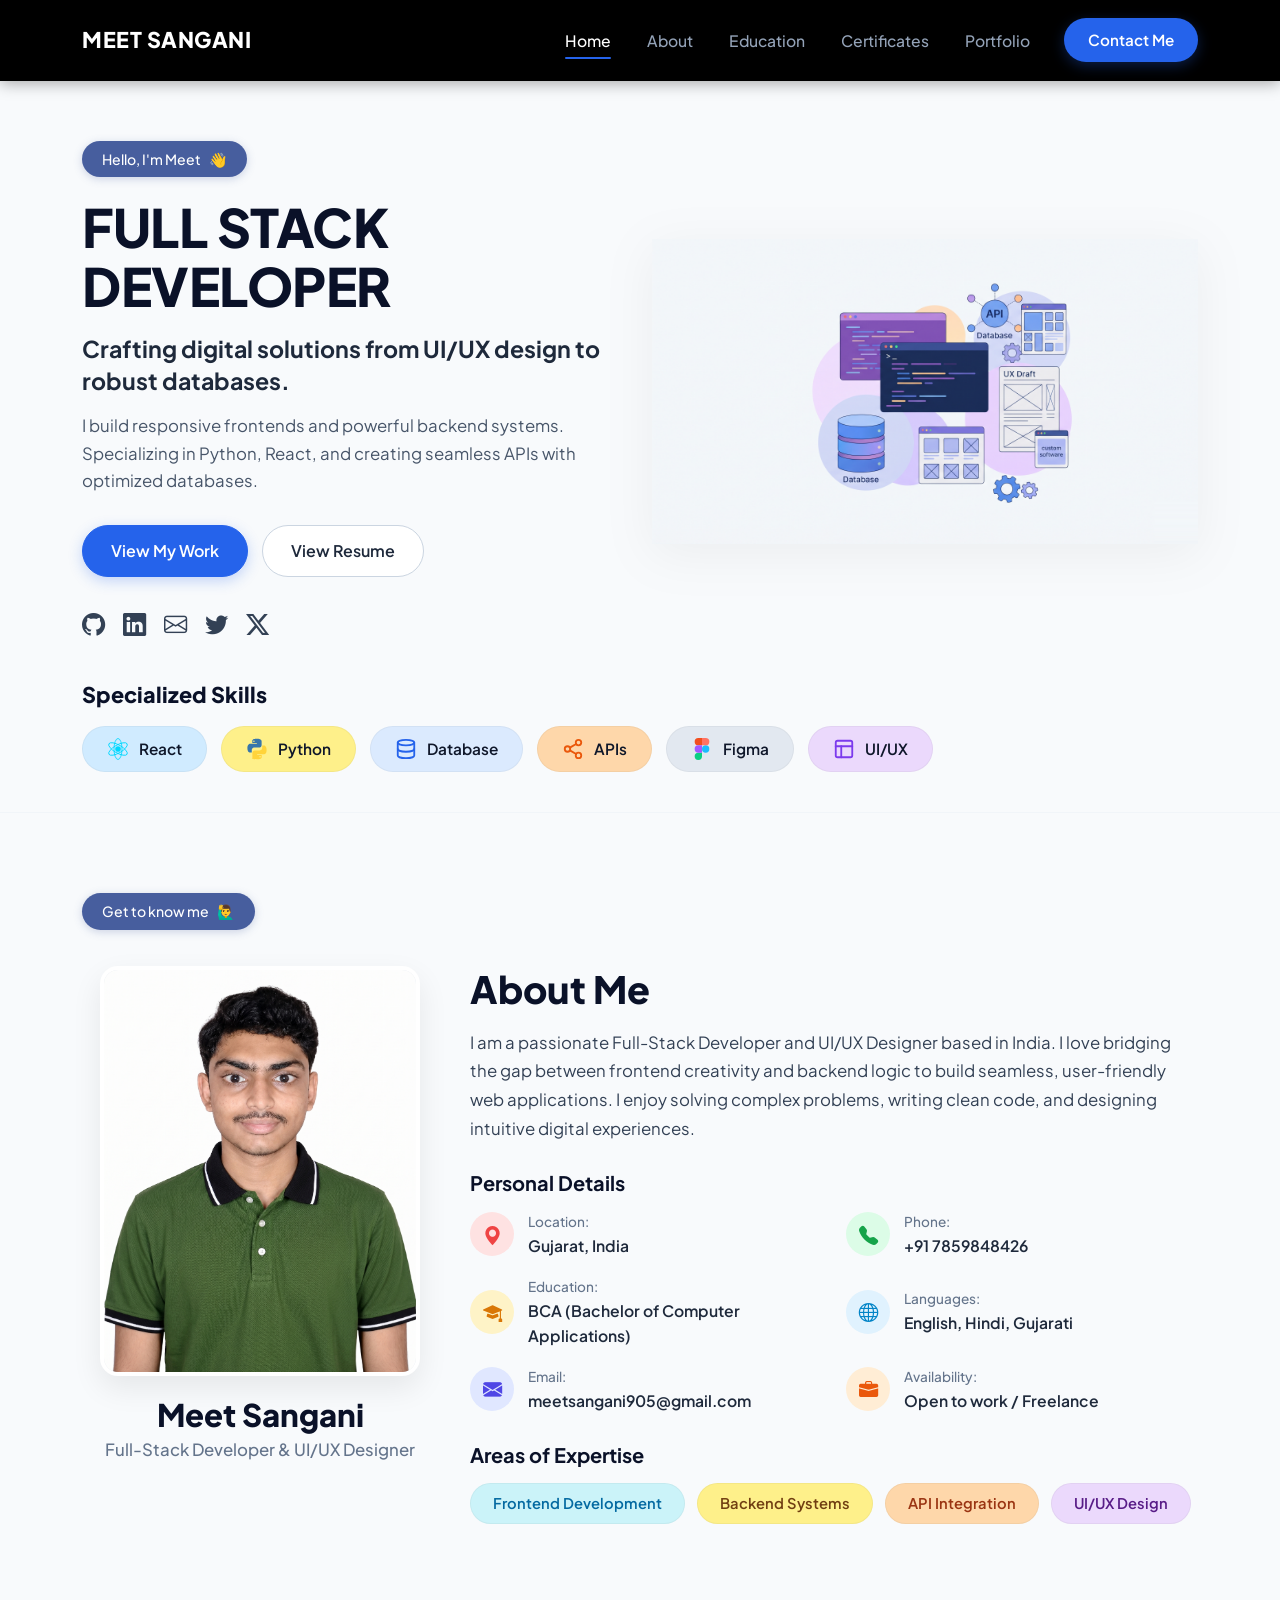
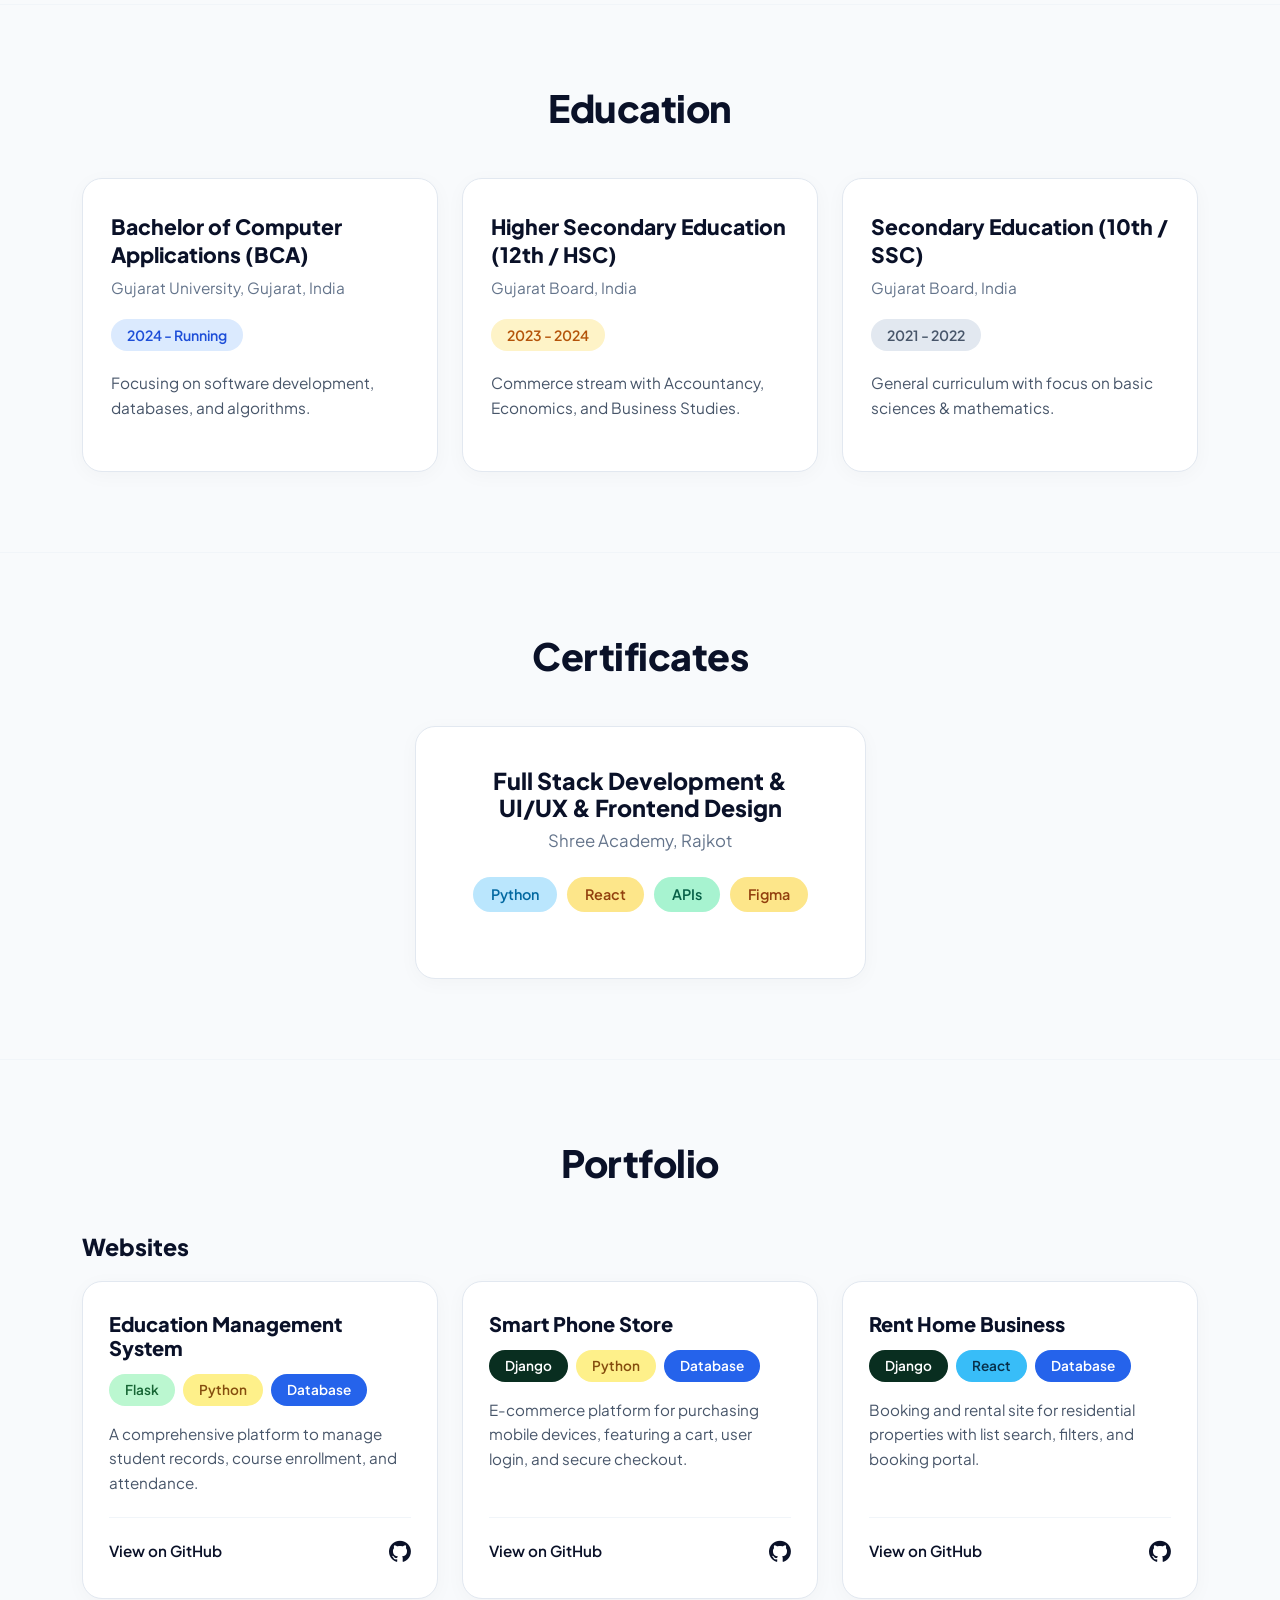
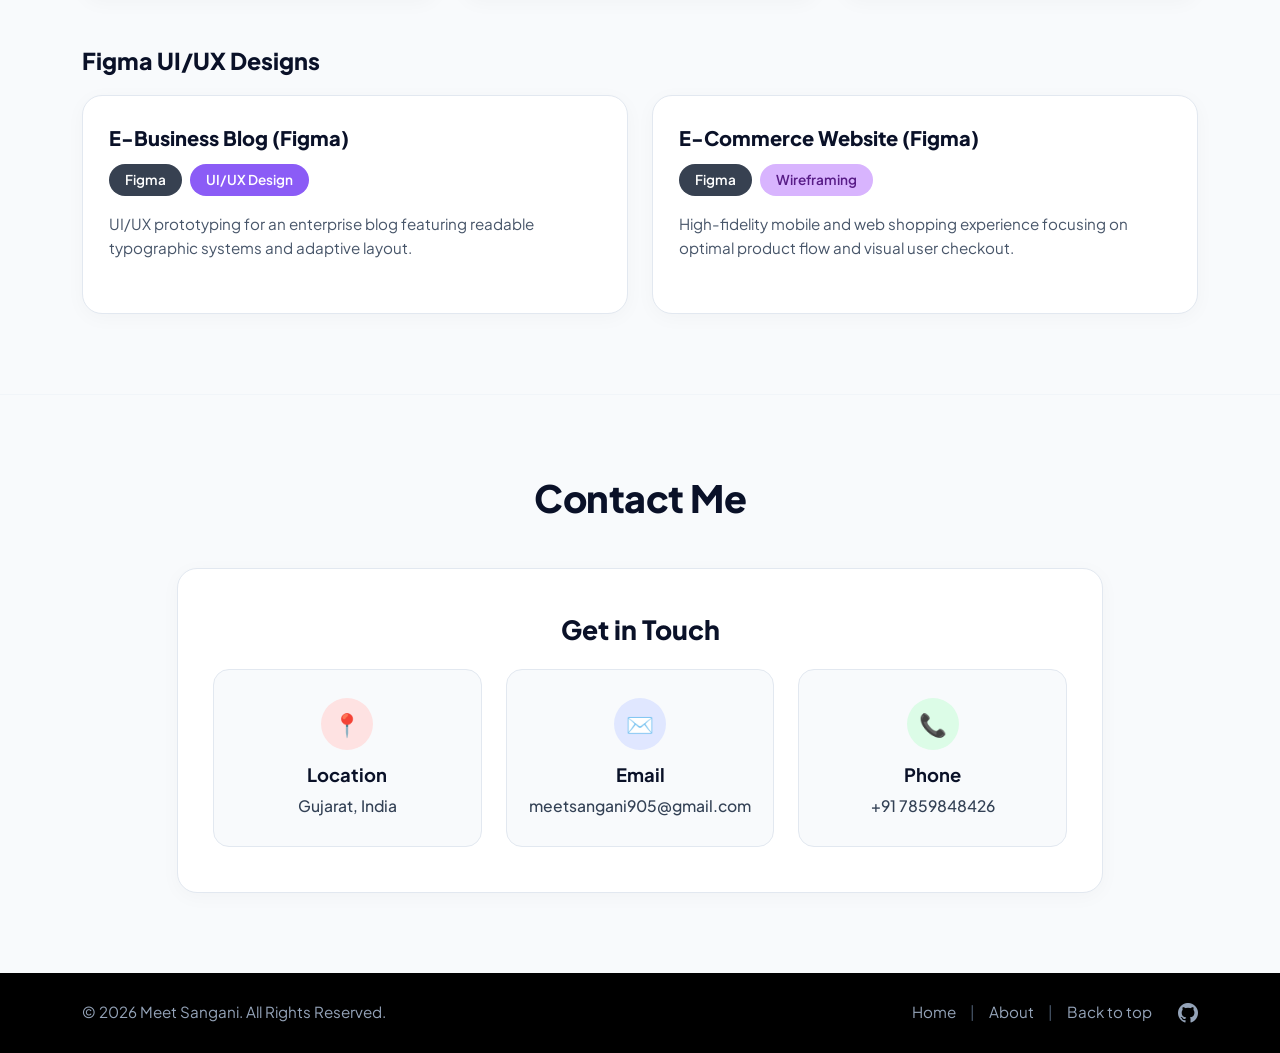
<file: portfolio/index.html>
<!DOCTYPE html>
<html lang="en">

<head>
  <meta charset="UTF-8">
  <meta name="viewport" content="width=device-width, initial-scale=1.0">
  <title>Meet Sangani | Full Stack Developer & UI/UX Designer</title>
  <meta name="description"
    content="Portfolio of Meet Sangani - Full Stack Developer and UI/UX Designer specializing in Python, React, seamless APIs, and modern digital experiences.">
  <meta name="author" content="Meet Sangani">

  <!-- Bootstrap 5.3.3 CSS -->
  <link href="https://cdn.jsdelivr.net/npm/bootstrap@5.3.3/dist/css/bootstrap.min.css" rel="stylesheet"
    integrity="sha384-QWTKZyjpPEjISv5WaRU9OFeRpok6YctnYmDr5pNlyT2bRjXh0JMhjY6hW+ALEwIH" crossorigin="anonymous">
  <!-- Bootstrap Icons -->
  <link rel="stylesheet" href="https://cdn.jsdelivr.net/npm/bootstrap-icons@1.11.3/font/bootstrap-icons.min.css">

  <!-- Custom CSS -->
  <link rel="stylesheet" href="css/style.css">
  <link rel="icon" type="image/png" href="logo.png">
</head>

<body data-bs-spy="scroll" data-bs-target="#mainNavbar" data-bs-offset="100" tabindex="0">

  <!-- ==========================================
       NAVIGATION BAR
       ========================================== -->
  <nav id="mainNavbar" class="navbar navbar-expand-lg custom-navbar">
    <div class="container">
      <a class="navbar-brand" href="#home">MEET SANGANI</a>

      <button class="navbar-toggler" type="button" data-bs-toggle="collapse" data-bs-target="#navbarContent"
        aria-controls="navbarContent" aria-expanded="false" aria-label="Toggle navigation">
        <span class="navbar-toggler-icon"></span>
      </button>

      <div class="collapse navbar-collapse" id="navbarContent">
        <ul class="navbar-nav ms-auto mb-2 mb-lg-0 align-items-lg-center">
          <li class="nav-item">
            <a class="nav-link active" href="#home">Home</a>
          </li>
          <li class="nav-item">
            <a class="nav-link" href="#about">About</a>
          </li>
          <li class="nav-item">
            <a class="nav-link" href="#education">Education</a>
          </li>
          <li class="nav-item">
            <a class="nav-link" href="#certificates">Certificates</a>
          </li>
          <li class="nav-item">
            <a class="nav-link" href="#portfolio">Portfolio</a>
          </li>
          <li class="nav-item ms-lg-3">
            <a class="btn-contact-nav" href="#contact">Contact Me</a>
          </li>
        </ul>
      </div>
    </div>
  </nav>

  <!-- ==========================================
       1. HOME / HERO SECTION
       ========================================== -->
  <section id="home" class="hero-section section-padding">
    <div class="container">
      <div class="row align-items-center">
        <!-- Hero Left Info -->
        <div class="col-lg-6 col-12">
          <div class="pill-intro-tag">
            Hello, I'm Meet <span role="img" aria-label="waving hand">👋</span>
          </div>

          <h1 class="hero-main-title">FULL STACK DEVELOPER</h1>

          <h2 class="hero-subtitle">Crafting digital solutions from UI/UX design to robust databases.</h2>

          <p class="hero-description">
            I build responsive frontends and powerful backend systems. Specializing in Python, React, and creating
            seamless APIs with optimized databases.
          </p>

          <div class="hero-buttons">
            <a href="#portfolio" class="btn-primary-pill">View My Work</a>
            <a href="resume.html" target="_blank" rel="noopener noreferrer" class="btn-outline-pill"
              id="viewResumeBtn">View Resume</a>
          </div>

          <!-- Social Links -->
          <div class="hero-social-links">
            <a href="https://github.com" target="_blank" rel="noopener noreferrer" class="social-link" title="GitHub"
              aria-label="GitHub">
              <i class="bi bi-github"></i>
            </a>
            <a href="https://linkedin.com" target="_blank" rel="noopener noreferrer" class="social-link"
              title="LinkedIn" aria-label="LinkedIn">
              <i class="bi bi-linkedin"></i>
            </a>
            <a href="mailto:contact@meetsangani.com" class="social-link" title="Email" aria-label="Email">
              <i class="bi bi-envelope"></i>
            </a>
            <a href="https://twitter.com" target="_blank" rel="noopener noreferrer" class="social-link" title="Twitter"
              aria-label="Twitter">
              <i class="bi bi-twitter"></i>
            </a>
            <a href="https://x.com" target="_blank" rel="noopener noreferrer" class="social-link" title="X"
              aria-label="X">
              <i class="bi bi-twitter-x"></i>
            </a>
          </div>
        </div>

        <!-- Hero Right Illustration Image -->
        <div class="col-lg-6 col-12 mt-4 mt-lg-0">
          <div class="hero-img-wrapper">
            <img src="homeimg.png" alt="Full Stack Developer Graphic & Workflow" class="hero-img img-fluid">
          </div>
        </div>
      </div>

      <!-- Specialized Skills Bar -->
      <div class="specialized-skills-section">
        <h3 class="skills-heading">Specialized Skills</h3>
        <div class="skills-pill-group">
          <!-- React Pill -->
          <div class="skill-pill skill-react">
            <svg class="skill-icon-svg" viewBox="0 0 115.3 100" fill="#00d8ff">
              <ellipse cx="57.65" cy="50" rx="14.8" ry="14.8" fill="#00d8ff" />
              <ellipse cx="57.65" cy="50" rx="55" ry="21" fill="none" stroke="#00d8ff" stroke-width="4.5"
                transform="rotate(30 57.65 50)" />
              <ellipse cx="57.65" cy="50" rx="55" ry="21" fill="none" stroke="#00d8ff" stroke-width="4.5"
                transform="rotate(90 57.65 50)" />
              <ellipse cx="57.65" cy="50" rx="55" ry="21" fill="none" stroke="#00d8ff" stroke-width="4.5"
                transform="rotate(150 57.65 50)" />
            </svg>
            <span>React</span>
          </div>

          <!-- Python Pill -->
          <div class="skill-pill skill-python">
            <svg class="skill-icon-svg" viewBox="0 0 110 110">
              <path fill="#3776ab"
                d="M53.8,4.2c-23.7,0-22.3,10.3-22.3,10.3l.0,10.7h22.7v3.2H22.7S6.9,26.5,6.9,50.1c0,23.7,13.8,22.8,13.8,22.8h8.2v-11.6s-.5-13.8,13.6-13.8h22.5s13.1-.2,13.1-12.7V17S79.6,4.2,53.8,4.2ZM39.6,12.8a3.8,3.8,0,1,1-3.8,3.8A3.8,3.8,0,0,1,39.6,12.8Z" />
              <path fill="#ffd43b"
                d="M56.2,105.8c23.7,0,22.3-10.3,22.3-10.3l0-10.7H55.8v-3.2h31.5s15.8,1.9,15.8-21.7c0-23.7-13.8-22.8-13.8-22.8h-8.2v11.6s.5,13.8-13.6,13.8H45s-13.1.2-13.1,12.7v27.9S30.4,105.8,56.2,105.8Zm14.2-8.6a3.8,3.8,0,1,1,3.8-3.8A3.8,3.8,0,0,1,70.4,97.2Z" />
            </svg>
            <span>Python</span>
          </div>

          <!-- Database Pill -->
          <div class="skill-pill skill-database">
            <svg class="skill-icon-svg" viewBox="0 0 24 24" fill="none" stroke="#2563eb" stroke-width="2"
              stroke-linecap="round" stroke-linejoin="round">
              <ellipse cx="12" cy="5" rx="9" ry="3"></ellipse>
              <path d="M21 12c0 1.66-4 3-9 3s-9-1.34-9-3"></path>
              <path d="M3 5v14c0 1.66 4 3 9 3s9-1.34 9-3V5"></path>
            </svg>
            <span>Database</span>
          </div>

          <!-- APIs Pill -->
          <div class="skill-pill skill-apis">
            <svg class="skill-icon-svg" viewBox="0 0 24 24" fill="none" stroke="#ea580c" stroke-width="2"
              stroke-linecap="round" stroke-linejoin="round">
              <circle cx="18" cy="5" r="3"></circle>
              <circle cx="6" cy="12" r="3"></circle>
              <circle cx="18" cy="19" r="3"></circle>
              <line x1="8.59" y1="13.51" x2="15.42" y2="17.49"></line>
              <line x1="15.41" y1="6.51" x2="8.59" y2="10.49"></line>
            </svg>
            <span>APIs</span>
          </div>

          <!-- Figma Pill -->
          <div class="skill-pill skill-figma">
            <svg class="skill-icon-svg" viewBox="0 0 38 57">
              <path fill="#1abcfe" d="M19 28.5a9.5 9.5 0 1 1 19 0 9.5 9.5 0 0 1-19 0z" />
              <path fill="#0acf83" d="M0 47.5A9.5 9.5 0 0 1 9.5 38H19v9.5a9.5 9.5 0 1 1-19 0z" />
              <path fill="#ff7262" d="M19 0v19h9.5a9.5 9.5 0 1 0 0-19H19z" />
              <path fill="#f24e1e" d="M0 9.5A9.5 9.5 0 0 0 9.5 19H19V0H9.5A9.5 9.5 0 0 0 0 9.5z" />
              <path fill="#a259ff" d="M0 28.5A9.5 9.5 0 0 0 9.5 38H19V19H9.5A9.5 9.5 0 0 0 0 28.5z" />
            </svg>
            <span>Figma</span>
          </div>

          <!-- UI/UX Pill -->
          <div class="skill-pill skill-uiux">
            <svg class="skill-icon-svg" viewBox="0 0 24 24" fill="none" stroke="#7c3aed" stroke-width="2"
              stroke-linecap="round" stroke-linejoin="round">
              <rect x="3" y="3" width="18" height="18" rx="2" ry="2"></rect>
              <line x1="3" y1="9" x2="21" y2="9"></line>
              <line x1="9" y1="21" x2="9" y2="9"></line>
            </svg>
            <span>UI/UX</span>
          </div>


        </div>
      </div>
    </div>
  </section>

  <!-- ==========================================
       2. ABOUT ME SECTION
       ========================================== -->
  <section id="about" class="about-section section-padding">
    <div class="container">
      <div class="pill-intro-tag">
        Get to know me <span role="img" aria-label="raising hand">🙋‍♂️</span>
      </div>

      <div class="row align-items-start mt-3">
        <!-- Profile Column -->
        <div class="col-lg-4 col-12 profile-card-col">
          <div class="profile-img-container">
            <img src="profile.png" alt="Meet Sangani Profile Photo" class="profile-img">
          </div>
          <h2 class="profile-name">Meet Sangani</h2>
          <p class="profile-role">Full-Stack Developer & UI/UX Designer</p>
        </div>

        <!-- About Content Column -->
        <div class="col-lg-8 col-12 about-content-col">
          <h2 class="about-main-title">About Me</h2>

          <p class="about-bio-text">
            I am a passionate Full-Stack Developer and UI/UX Designer based in India. I love bridging the gap between
            frontend creativity and backend logic to build seamless, user-friendly web applications. I enjoy solving
            complex problems, writing clean code, and designing intuitive digital experiences.
          </p>

          <h3 class="about-subheading">Personal Details</h3>

          <div class="details-grid">
            <!-- Location -->
            <div class="detail-item">
              <div class="detail-icon-box icon-box-location">
                <i class="bi bi-geo-alt-fill"></i>
              </div>
              <div class="detail-texts">
                <span class="detail-label">Location:</span>
                <span class="detail-value">Gujarat, India</span>
              </div>
            </div>

            <!-- Phone -->
            <div class="detail-item">
              <div class="detail-icon-box icon-box-phone">
                <i class="bi bi-telephone-fill"></i>
              </div>
              <div class="detail-texts">
                <span class="detail-label">Phone:</span>
                <span class="detail-value">+91 7859848426</span>
              </div>
            </div>

            <!-- Education -->
            <div class="detail-item">
              <div class="detail-icon-box icon-box-education">
                <i class="bi bi-mortarboard-fill"></i>
              </div>
              <div class="detail-texts">
                <span class="detail-label">Education:</span>
                <span class="detail-value">BCA (Bachelor of Computer Applications)</span>
              </div>
            </div>

            <!-- Languages -->
            <div class="detail-item">
              <div class="detail-icon-box icon-box-languages">
                <i class="bi bi-globe"></i>
              </div>
              <div class="detail-texts">
                <span class="detail-label">Languages:</span>
                <span class="detail-value">English, Hindi, Gujarati</span>
              </div>
            </div>

            <!-- Email -->
            <div class="detail-item">
              <div class="detail-icon-box icon-box-email">
                <i class="bi bi-envelope-fill"></i>
              </div>
              <div class="detail-texts">
                <span class="detail-label">Email:</span>
                <span class="detail-value">meetsangani905@gmail.com</span>
              </div>
            </div>

            <!-- Availability -->
            <div class="detail-item">
              <div class="detail-icon-box icon-box-availability">
                <i class="bi bi-briefcase-fill"></i>
              </div>
              <div class="detail-texts">
                <span class="detail-label">Availability:</span>
                <span class="detail-value">Open to work / Freelance</span>
              </div>
            </div>
          </div>

          <h3 class="about-subheading">Areas of Expertise</h3>

          <div class="expertise-pill-group">
            <span class="expertise-pill exp-frontend">Frontend Development</span>
            <span class="expertise-pill exp-backend">Backend Systems</span>
            <span class="expertise-pill exp-api">API Integration</span>
            <span class="expertise-pill exp-uiux">UI/UX Design</span>
          </div>
        </div>
      </div>
    </div>
  </section>

  <!-- ==========================================
       3. EDUCATION SECTION
       ========================================== -->
  <section id="education" class="education-section section-padding">
    <div class="container">
      <h2 class="section-title">Education</h2>

      <div class="row g-4">
        <!-- Education Card 1 -->
        <div class="col-lg-4 col-md-6 col-12">
          <div class="edu-card">
            <h3 class="edu-title">Bachelor of Computer Applications (BCA)</h3>
            <p class="edu-institution">Gujarat University, Gujarat, India</p>
            <span class="edu-year-badge year-bca">2024 - Running</span>
            <p class="edu-description">
              Focusing on software development, databases, and algorithms.
            </p>
          </div>
        </div>

        <!-- Education Card 2 -->
        <div class="col-lg-4 col-md-6 col-12">
          <div class="edu-card">
            <h3 class="edu-title">Higher Secondary Education (12th / HSC)</h3>
            <p class="edu-institution">Gujarat Board, India</p>
            <span class="edu-year-badge year-hsc">2023 - 2024</span>
            <p class="edu-description">
              Commerce stream with Accountancy, Economics, and Business Studies.
            </p>
          </div>
        </div>

        <!-- Education Card 3 -->
        <div class="col-lg-4 col-md-6 col-12">
          <div class="edu-card">
            <h3 class="edu-title">Secondary Education (10th / SSC)</h3>
            <p class="edu-institution">Gujarat Board, India</p>
            <span class="edu-year-badge year-ssc">2021 - 2022</span>
            <p class="edu-description">
              General curriculum with focus on basic sciences & mathematics.
            </p>
          </div>
        </div>
      </div>
    </div>
  </section>

  <!-- ==========================================
       4. CERTIFICATES SECTION
       ========================================== -->
  <section id="certificates" class="certificates-section section-padding">
    <div class="container">
      <h2 class="section-title">Certificates</h2>

      <div class="row g-4 justify-content-center">
        <!-- Certificate Card 1 -->
        <div class="col-lg-5 col-md-6 col-12">
          <div class="cert-card">
            <h3 class="cert-title">Full Stack Development & <br>UI/UX & Frontend Design</h3>
            <p class="cert-issuer">Shree Academy, Rajkot</p>
            <div class="cert-tags-row">
              <span class="cert-tag cert-python">Python</span>
              <span class="cert-tag cert-react">React</span>
              <span class="cert-tag cert-apis">APIs</span>
              <span class="cert-tag cert-react">Figma</span>

            </div>
          </div>
        </div>
      </div>
    </div>
    </div>
  </section>

  <!-- ==========================================
       5. PORTFOLIO SECTION
       ========================================== -->
  <section id="portfolio" class="portfolio-section section-padding">
    <div class="container">
      <h2 class="section-title">Portfolio</h2>

      <!-- Websites Category -->
      <h3 class="portfolio-category-title">Websites</h3>
      <div class="row g-4">
        <!-- Website Project 1 -->
        <div class="col-lg-4 col-md-6 col-12">
          <div class="portfolio-card">
            <h4 class="portfolio-card-title">Education Management System</h4>
            <div class="portfolio-tags-row">
              <span class="port-tag tag-flask">Flask</span>
              <span class="port-tag tag-python">Python</span>
              <span class="port-tag tag-database">Database</span>
            </div>
            <p class="portfolio-description">
              A comprehensive platform to manage student records, course enrollment, and attendance.
            </p>
            <div class="portfolio-card-footer">
              <a href="https://github.com/sanganimeet005" target="_blank" rel="noopener noreferrer" class="portfolio-github-link">
                <span>View on GitHub</span>
                <i class="bi bi-github gh-icon"></i>
              </a>
            </div>
          </div>
        </div>

        <!-- Website Project 2 -->
        <div class="col-lg-4 col-md-6 col-12">
          <div class="portfolio-card">
            <h4 class="portfolio-card-title">Smart Phone Store</h4>
            <div class="portfolio-tags-row">
              <span class="port-tag tag-django">Django</span>
              <span class="port-tag tag-python">Python</span>
              <span class="port-tag tag-database">Database</span>
            </div>
            <p class="portfolio-description">
              E-commerce platform for purchasing mobile devices, featuring a cart, user login, and secure checkout.
            </p>
            <div class="portfolio-card-footer">
              <a href="https://github.com/sanganimeet005" target="_blank" rel="noopener noreferrer" class="portfolio-github-link">
                <span>View on GitHub</span>
                <i class="bi bi-github gh-icon"></i>
              </a>
            </div>
          </div>
        </div>

        <!-- Website Project 3 -->
        <div class="col-lg-4 col-md-6 col-12">
          <div class="portfolio-card">
            <h4 class="portfolio-card-title">Rent Home Business</h4>
            <div class="portfolio-tags-row">
              <span class="port-tag tag-django">Django</span>
              <span class="port-tag tag-react">React</span>
              <span class="port-tag tag-database">Database</span>
            </div>
            <p class="portfolio-description">
              Booking and rental site for residential properties with list search, filters, and booking portal.
            </p>
            <div class="portfolio-card-footer">
              <a href="https://github.com/sanganimeet005" target="_blank" rel="noopener noreferrer" class="portfolio-github-link">
                <span>View on GitHub</span>
                <i class="bi bi-github gh-icon"></i>
              </a>
            </div>
          </div>
        </div>
      </div>

      <!-- Figma UI/UX Category -->
      <h3 class="portfolio-category-title mt-5">Figma UI/UX Designs</h3>
      <div class="row g-4">
        <!-- Figma Project 1 -->
        <div class="col-lg-6 col-12">
          <div class="portfolio-card">
            <h4 class="portfolio-card-title">E-Business Blog (Figma)</h4>
            <div class="portfolio-tags-row">
              <span class="port-tag tag-figma-dark">Figma</span>
              <span class="port-tag tag-uiux-purple">UI/UX Design</span>
            </div>
            <p class="portfolio-description">
              UI/UX prototyping for an enterprise blog featuring readable typographic systems and adaptive layout.
            </p>
          </div>
        </div>

        <!-- Figma Project 2 -->
        <div class="col-lg-6 col-12">
          <div class="portfolio-card">
            <h4 class="portfolio-card-title">E-Commerce Website (Figma)</h4>
            <div class="portfolio-tags-row">
              <span class="port-tag tag-figma-dark">Figma</span>
              <span class="port-tag tag-wireframing">Wireframing</span>
            </div>
            <p class="portfolio-description">
              High-fidelity mobile and web shopping experience focusing on optimal product flow and visual user
              checkout.
            </p>
          </div>
        </div>
      </div>
    </div>
  </section>

  <!-- ==========================================
       6. CONTACT SECTION
       ========================================== -->
  <section id="contact" class="contact-section section-padding">
    <div class="container">
      <h2 class="section-title">Contact Me</h2>

      <div class="row justify-content-center">
        <div class="col-lg-10 col-12">
          <div class="contact-card-centered">
            <h3 class="contact-heading text-center mb-4">Get in Touch</h3>
            <div class="row g-4 text-center justify-content-center">
              <!-- Location -->
              <div class="col-md-4 col-sm-6 col-12">
                <div class="contact-box">
                  <div class="contact-icon-wrapper icon-box-location">📍</div>
                  <h5 class="contact-box-title">Location</h5>
                  <p class="contact-box-text">Gujarat, India</p>
                </div>
              </div>

              <!-- Email -->
              <div class="col-md-4 col-sm-6 col-12">
                <a href="mailto:meetsangani905@gmail.com" class="contact-box-link">
                  <div class="contact-box">
                    <div class="contact-icon-wrapper icon-box-email">✉️</div>
                    <h5 class="contact-box-title">Email</h5>
                    <p class="contact-box-text">meetsangani905@gmail.com</p>
                  </div>
                </a>
              </div>

              <!-- Phone -->
              <div class="col-md-4 col-sm-6 col-12">
                <a href="tel:+919876543210" class="contact-box-link">
                  <div class="contact-box">
                    <div class="contact-icon-wrapper icon-box-phone">📞</div>
                    <h5 class="contact-box-title">Phone</h5>
                    <p class="contact-box-text">+91 7859848426</p>
                  </div>
                </a>
              </div>
            </div>
          </div>
        </div>
      </div>
    </div>
  </section>

  <!-- ==========================================
       FOOTER
       ========================================== -->
  <footer class="custom-footer">
    <div class="container">
      <div class="d-flex flex-wrap justify-content-between align-items-center">
        <p class="footer-copy">© 2026 Meet Sangani. All Rights Reserved.</p>

        <div class="d-flex align-items-center gap-3">
          <ul class="footer-nav">
            <li><a href="#home">Home</a></li>
            <li class="footer-nav-separator">|</li>
            <li><a href="#about">About</a></li>
            <li class="footer-nav-separator">|</li>
            <li><a href="#home">Back to top</a></li>
          </ul>

          <a href="https://github.com" target="_blank" rel="noopener noreferrer" class="footer-gh-link" title="GitHub"
            aria-label="GitHub">
            <i class="bi bi-github"></i>
          </a>
        </div>
      </div>
    </div>
  </footer>

  <!-- ==========================================
       CERTIFICATE PREVIEW MODAL
       ========================================== -->
  <div class="modal fade cert-modal" id="certificateModal" tabindex="-1" aria-labelledby="certModalTitle"
    aria-hidden="true">
    <div class="modal-dialog modal-dialog-centered">
      <div class="modal-content">
        <div class="modal-header">
          <h5 class="modal-title fw-bold" id="certModalTitle">Certificate Details</h5>
          <button type="button" class="btn-close" data-bs-dismiss="modal" aria-label="Close"></button>
        </div>
        <div class="modal-body text-center">
          <div class="mb-3 text-primary display-4">
            <i class="bi bi-patch-check-fill"></i>
          </div>
          <h4 class="fw-bold mb-1" id="certModalIssuer">Coursera Certified</h4>
          <p class="text-muted mb-3">Issued to Meet Sangani with High Distinction</p>
          <div class="p-3 bg-light rounded-3 mb-3">
            <strong class="d-block mb-1 text-dark">Verified Competencies:</strong>
            <span id="certModalSkills" class="text-muted small">Specialized Skills</span>
          </div>
          <p class="small text-muted mb-0">Credential ID: CRT-MS-2024-9842 &bull; Fully Verified</p>
        </div>
        <div class="modal-footer border-0 justify-content-center pb-4">
          <button type="button" class="btn btn-primary-pill px-4 py-2" data-bs-dismiss="modal">Close</button>
        </div>
      </div>
    </div>
  </div>

  <!-- Bootstrap 5.3.3 Bundle JS -->
  <script src="https://cdn.jsdelivr.net/npm/bootstrap@5.3.3/dist/js/bootstrap.bundle.min.js"
    integrity="sha384-YvpcrYf0tY3lHB60NNkmXc5s9fDVZLESaAA55NDzOxhy9GkcIdslK1eN7N6jIeHz"
    crossorigin="anonymous"></script>
  <!-- Custom JS -->
  <script src="js/script.js"></script>
</body>

</html>
</file>
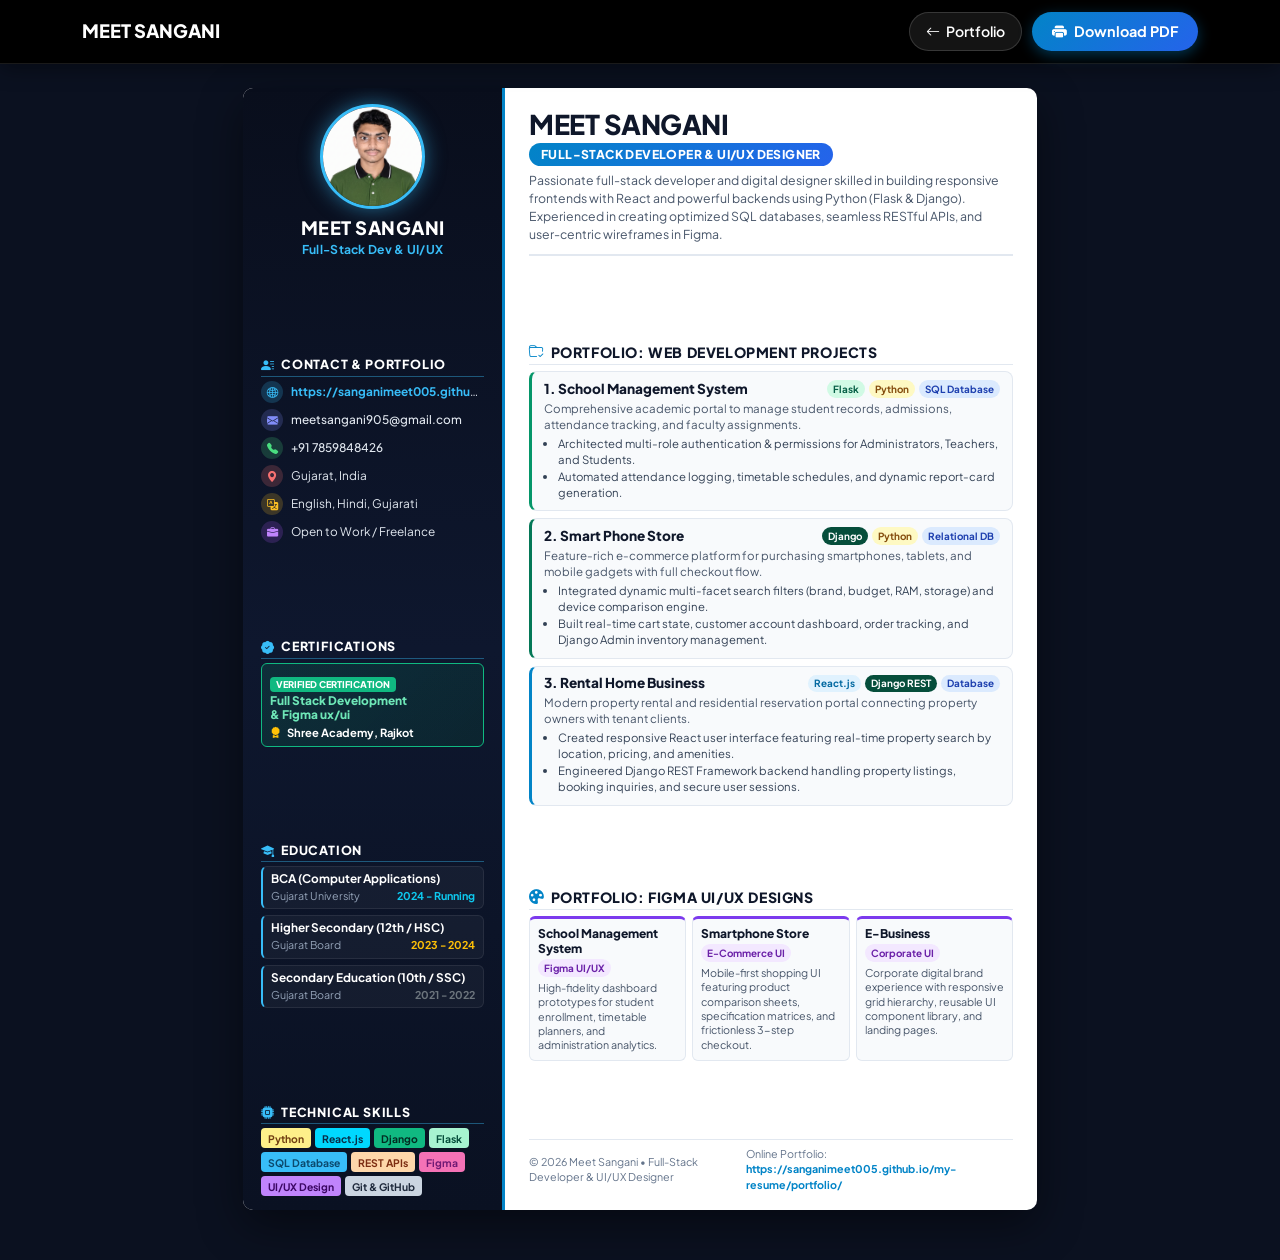
<file: portfolio/resume.html>
<!DOCTYPE html>
<html lang="en">

<head>
  <meta charset="UTF-8">
  <meta name="viewport" content="width=device-width, initial-scale=1.0">
  <title>Meet Sangani - Resume | Full Stack Developer & UI/UX Designer</title>
  <meta name="description"
    content="Professional 1-Page Resume of Meet Sangani - Full Stack Developer and UI/UX Designer specializing in Python, Django, Flask, React, and Database Architecture.">
  <meta name="author" content="Meet Sangani">

  <!-- Bootstrap 5.3.3 CSS -->
  <link href="https://cdn.jsdelivr.net/npm/bootstrap@5.3.3/dist/css/bootstrap.min.css" rel="stylesheet"
    integrity="sha384-QWTKZyjpPEjISv5WaRU9OFeRpok6YctnYmDr5pNlyT2bRjXh0JMhjY6hW+ALEwIH" crossorigin="anonymous">
  <!-- Bootstrap Icons -->
  <link rel="stylesheet" href="https://cdn.jsdelivr.net/npm/bootstrap-icons@1.11.3/font/bootstrap-icons.min.css">

  <!-- Main Website Theme CSS & Dedicated Resume CSS -->
  <link rel="stylesheet" href="css/style.css">
  <link rel="stylesheet" href="css/resume.css">
  <link rel="icon" type="image/png" href="logo.png">
</head>

  
<body class="resume-page-body">

  <!-- ==========================================
       STICKY RESUME NAVBAR (WITH PROFILE & DOWNLOAD PDF)
       ========================================== -->
  <nav class="resume-navbar no-print">
    <div class="container d-flex justify-content-between align-items-center">
      <!-- Left: Brand / Name -->
      <a href="index.html" class="resume-nav-brand-title" title="Go to Portfolio Homepage">
        <div class="d-flex align-items-center">
          <span>MEET SANGANI</span>
        </div>
      </a>

      <!-- Right: Action Buttons -->
      <div class="nav-actions-group">
        <a href="https://sanganimeet005.github.io/my-resume/portfolio/" class="btn-nav-portfolio"
          title="Back to Portfolio Website">
          <i class="bi bi-arrow-left"></i>
          <span class="d-none d-md-inline">Portfolio</span>
        </a>
        <button type="button" id="downloadPdfBtn" class="btn-download-pdf" title="Print / Save as PDF">
          <i class="bi bi-printer-fill"></i>
          <span>Download PDF</span>
        </button>
      </div>
    </div>
  </nav>

  <!-- ==========================================
       MAIN RESUME CANVAS (EXACT SINGLE A4 SHEET)
       ========================================== -->
  <main class="resume-main-wrapper">
    <div class="resume-container-sheet" id="resumeContent">

      <!-- ==========================================
           1. LEFT SIDEBAR (DARK & COLORFUL)
           ========================================== -->
      <aside class="resume-sidebar">
        <!-- Profile Avatar & Identity -->
        <div class="sidebar-profile-block">
          <div class="sidebar-avatar-frame">
            <img src="profile.png" alt="Meet Sangani" class="sidebar-avatar-img">
          </div>
          <h2 class="sidebar-name">MEET SANGANI</h2>
          <p class="sidebar-role">Full-Stack Dev &amp; UI/UX</p>
        </div>

        <!-- Section: Contact Details & Portfolio Link -->
        <div>
          <h3 class="sidebar-heading">
            <i class="bi bi-person-lines-fill"></i>
            Contact &amp; Portfolio
          </h3>
          <div class="sidebar-contact-list">
            <!-- Website Link in Personal Detail -->
            <div class="sidebar-contact-item">
              <div class="sidebar-icon-wrap icon-web">
                <i class="bi bi-globe2"></i>
              </div>
              <div class="sidebar-contact-text">
                <a href="index.html" class="sidebar-website-highlight" title="Visit Live Portfolio Website">
                  https://sanganimeet005.github.io/my-resume/portfolio/
                </a>
              </div>
            </div>

            <!-- Email -->
            <div class="sidebar-contact-item">
              <div class="sidebar-icon-wrap icon-mail">
                <i class="bi bi-envelope-fill"></i>
              </div>
              <div class="sidebar-contact-text">
                <a href="mailto:meetsangani905@gmail.com" class="sidebar-contact-link">
                  meetsangani905@gmail.com
                </a>
              </div>
            </div>

            <!-- Phone -->
            <div class="sidebar-contact-item">
              <div class="sidebar-icon-wrap icon-phone">
                <i class="bi bi-telephone-fill"></i>
              </div>
              <div class="sidebar-contact-text">
                <a href="tel:+917859848426" class="sidebar-contact-link">
                  +91 7859848426
                </a>
              </div>
            </div>

            <!-- Location -->
            <div class="sidebar-contact-item">
              <div class="sidebar-icon-wrap icon-loc">
                <i class="bi bi-geo-alt-fill"></i>
              </div>
              <div class="sidebar-contact-text">
                <span>Gujarat, India</span>
              </div>
            </div>

            <!-- Languages -->
            <div class="sidebar-contact-item">
              <div class="sidebar-icon-wrap icon-lang">
                <i class="bi bi-translate"></i>
              </div>
              <div class="sidebar-contact-text">
                <span>English, Hindi, Gujarati</span>
              </div>
            </div>

            <!-- Availability -->
            <div class="sidebar-contact-item">
              <div class="sidebar-icon-wrap icon-avail">
                <i class="bi bi-briefcase-fill"></i>
              </div>
              <div class="sidebar-contact-text">
                <span>Open to Work / Freelance</span>
              </div>
            </div>
          </div>
        </div>

        <!-- Section: Certifications (Featured Shree Academy Rajkot) -->
        <div>
          <h3 class="sidebar-heading">
            <i class="bi bi-patch-check-fill"></i>
            Certifications
          </h3>

          <!-- Featured: Shree Academy Rajkot -->
          <div class="sidebar-cert-featured">
            <span class="sidebar-cert-badge">Verified Certification</span>
            <h4 class="sidebar-cert-title">Full Stack Development <br> & Figma ux/ui</h4>
            <p class="sidebar-cert-issuer">
              <i class="bi bi-award-fill me-1 text-warning"></i>
              Shree Academy, Rajkot
            </p>
          </div>

          <!-- Secondary: UI/UX & Frontend -->
        </div>

        <!-- Section: Education -->
        <div>
          <h3 class="sidebar-heading">
            <i class="bi bi-mortarboard-fill"></i>
            Education
          </h3>
          <div class="sidebar-edu-list">
            <div class="sidebar-edu-card">
              <h4 class="sidebar-edu-title">BCA (Computer Applications)</h4>
              <p class="sidebar-edu-sub">
                <span>Gujarat University</span>
                <span class="text-info fw-bold">2024 - Running</span>
              </p>
            </div>
            <div class="sidebar-edu-card">
              <h4 class="sidebar-edu-title">Higher Secondary (12th / HSC)</h4>
              <p class="sidebar-edu-sub">
                <span>Gujarat Board</span>
                <span class="text-warning fw-bold">2023 - 2024</span>
              </p>
            </div>
            <div class="sidebar-edu-card">
              <h4 class="sidebar-edu-title">Secondary Education (10th / SSC)</h4>
              <p class="sidebar-edu-sub">
                <span>Gujarat Board</span>
                <span class="text-secondary fw-bold">2021 - 2022</span>
              </p>
            </div>
          </div>
        </div>

        <!-- Section: Technical Skills Pills -->
        <div>
          <h3 class="sidebar-heading">
            <i class="bi bi-cpu-fill"></i>
            Technical Skills
          </h3>
          <div class="sidebar-skills-wrap">
            <span class="sidebar-skill-badge skill-py">Python</span>
            <span class="sidebar-skill-badge skill-react">React.js</span>
            <span class="sidebar-skill-badge skill-django">Django</span>
            <span class="sidebar-skill-badge skill-flask">Flask</span>
            <span class="sidebar-skill-badge skill-db">SQL Database</span>
            <span class="sidebar-skill-badge skill-api">REST APIs</span>
            <span class="sidebar-skill-badge skill-figma">Figma</span>
            <span class="sidebar-skill-badge skill-uiux">UI/UX Design</span>
            <span class="sidebar-skill-badge skill-git">Git &amp; GitHub</span>
          </div>
        </div>
      </aside>

      <!-- ==========================================
           2. RIGHT MAIN CONTENT (CRISP & CLEAN)
           ========================================== -->
      <section class="resume-main-content">
        <!-- Top Executive Header -->
        <div class="main-header-block">
          <h1 class="main-name-title">MEET SANGANI</h1>
          <div class="main-role-row">
            <span class="main-role-badge">Full-Stack Developer &amp; UI/UX Designer</span>
          </div>
          <p class="main-summary-text">
            Passionate full-stack developer and digital designer skilled in building responsive frontends with React and
            powerful backends using Python (Flask &amp; Django). Experienced in creating optimized SQL databases,
            seamless RESTful APIs, and user-centric wireframes in Figma.
          </p>
        </div>

        <!-- Section: Web Development Projects -->
        <div>
          <h3 class="main-section-heading">
            <i class="bi bi-folder-check"></i>
            Portfolio: Web Development Projects
          </h3>

          <!-- Project 1: Flask School Management System -->
          <div class="main-project-card card-flask">
            <div class="main-proj-header">
              <h4 class="main-proj-title">1. School Management System</h4>
              <div class="main-proj-tags">
                <span class="proj-tag-badge tag-flask-bg">Flask</span>
                <span class="proj-tag-badge tag-py-bg">Python</span>
                <span class="proj-tag-badge tag-db-bg">SQL Database</span>
              </div>
            </div>
            <p class="main-proj-desc">
              Comprehensive academic portal to manage student records, admissions, attendance tracking, and faculty
              assignments.
            </p>
            <ul class="main-proj-bullets">
              <li>Architected multi-role authentication &amp; permissions for Administrators, Teachers, and Students.
              </li>
              <li>Automated attendance logging, timetable schedules, and dynamic report-card generation.</li>
            </ul>
          </div>

          <!-- Project 2: Django Smart Phone Store -->
          <div class="main-project-card card-django">
            <div class="main-proj-header">
              <h4 class="main-proj-title">2. Smart Phone Store</h4>
              <div class="main-proj-tags">
                <span class="proj-tag-badge tag-django-bg">Django</span>
                <span class="proj-tag-badge tag-py-bg">Python</span>
                <span class="proj-tag-badge tag-db-bg">Relational DB</span>
              </div>
            </div>
            <p class="main-proj-desc">
              Feature-rich e-commerce platform for purchasing smartphones, tablets, and mobile gadgets with full
              checkout flow.
            </p>
            <ul class="main-proj-bullets">
              <li>Integrated dynamic multi-facet search filters (brand, budget, RAM, storage) and device comparison
                engine.</li>
              <li>Built real-time cart state, customer account dashboard, order tracking, and Django Admin inventory
                management.</li>
            </ul>
          </div>

          <!-- Project 3: React + Django Rental Home Business -->
          <div class="main-project-card card-react">
            <div class="main-proj-header">
              <h4 class="main-proj-title">3. Rental Home Business</h4>
              <div class="main-proj-tags">
                <span class="proj-tag-badge tag-react-bg">React.js</span>
                <span class="proj-tag-badge tag-django-bg">Django REST</span>
                <span class="proj-tag-badge tag-db-bg">Database</span>
              </div>
            </div>
            <p class="main-proj-desc">
              Modern property rental and residential reservation portal connecting property owners with tenant clients.
            </p>
            <ul class="main-proj-bullets">
              <li>Created responsive React user interface featuring real-time property search by location, pricing, and
                amenities.</li>
              <li>Engineered Django REST Framework backend handling property listings, booking inquiries, and secure
                user sessions.</li>
            </ul>
          </div>
        </div>

        <!-- Section: Figma UI/UX Designs (3 Column Grid) -->
        <div>
          <h3 class="main-section-heading">
            <i class="bi bi-palette-fill"></i>
            Portfolio: Figma UI/UX Designs
          </h3>

          <div class="figma-grid-row">
            <!-- Figma 1: School Management System -->
            <div class="figma-mini-card">
              <h4 class="figma-mini-title">School Management System</h4>
              <span class="proj-tag-badge tag-figma-bg mb-1 align-self-start">Figma UI/UX</span>
              <p class="figma-mini-desc">
                High-fidelity dashboard prototypes for student enrollment, timetable planners, and administration
                analytics.
              </p>
            </div>

            <!-- Figma 2: Smartphone Store -->
            <div class="figma-mini-card">
              <h4 class="figma-mini-title">Smartphone Store</h4>
              <span class="proj-tag-badge tag-figma-bg mb-1 align-self-start">E-Commerce UI</span>
              <p class="figma-mini-desc">
                Mobile-first shopping UI featuring product comparison sheets, specification matrices, and frictionless
                3-step checkout.
              </p>
            </div>

            <!-- Figma 3: E-Business -->
            <div class="figma-mini-card">
              <h4 class="figma-mini-title">E-Business</h4>
              <span class="proj-tag-badge tag-figma-bg mb-1 align-self-start">Corporate UI</span>
              <p class="figma-mini-desc">
                Corporate digital brand experience with responsive grid hierarchy, reusable UI component library, and
                landing pages.
              </p>
            </div>
          </div>
        </div>

        <!-- Document Footer Strip -->
        <footer class="resume-doc-footer-strip">
          <span>&copy; 2026 Meet Sangani &bull; Full-Stack Developer &amp; UI/UX Designer</span>
          <span>Online Portfolio: <a href="index.html">https://sanganimeet005.github.io/my-resume/portfolio/</a></span>
        </footer>
      </section>

    </div>
  </main>



  <!-- Native Print / Save as PDF Script -->
  <script>
    (function () {
      const originalTitle = document.title;

      window.addEventListener('beforeprint', () => {
        document.title = 'Meet_Sangani_Resume';
      });

      window.addEventListener('afterprint', () => {
        document.title = originalTitle;
      });

      document.addEventListener('DOMContentLoaded', () => {
        const downloadBtn = document.getElementById('downloadPdfBtn');
        if (downloadBtn) {
          downloadBtn.addEventListener('click', (e) => {
            e.preventDefault();
            document.title = 'Meet_Sangani_Resume';
            window.print();
          });
        }
      });
    })();
  </script>


  <!-- Bootstrap JS -->
  <script src="https://cdn.jsdelivr.net/npm/bootstrap@5.3.3/dist/js/bootstrap.bundle.min.js"
    integrity="sha384-YvpcrYf0tY3lHB60NNkmXc5s9fDVZLESaAA55NDzOxhy9GkcIdslK1eN7N6jIeHz"
    crossorigin="anonymous"></script>
</body>

</html>
</file>
<file: portfolio/css/style.css>
/* ===================================================================
   MEET SANGANI - PERSONAL PORTFOLIO
   Clean, modern, pixel-faithful design matching exact specifications
   =================================================================== */

@import url('https://fonts.googleapis.com/css2?family=Plus+Jakarta+Sans:wght@400;500;600;700;800;900&display=swap');

:root {
  --font-main: 'Plus Jakarta Sans', -apple-system, BlinkMacSystemFont, "Segoe UI", Roboto, sans-serif;
  --bg-dark: #000000;
  --bg-page: #f8fafc;
  --bg-section-alt: #f1f5f9;
  --bg-card: #ffffff;
  
  --text-dark: #0a1128;
  --text-headline: #0f172a;
  --text-body: #334155;
  --text-muted: #64748b;
  --text-light: #94a3b8;
  
  --primary-blue: #2563eb;
  --primary-blue-hover: #1d4ed8;
  --pill-badge-bg: #475e9e;
  
  --border-light: #e2e8f0;
  --border-subtle: #cbd5e1;
  --card-radius: 20px;
  --pill-radius: 50px;
  --transition: all 0.25s cubic-bezier(0.16, 1, 0.3, 1);
}

*, *::before, *::after {
  box-sizing: border-box;
  margin: 0;
  padding: 0;
}

html {
  scroll-behavior: smooth;
  font-size: 16px;
}

body {
  font-family: var(--font-main);
  background-color: var(--bg-page);
  color: var(--text-body);
  line-height: 1.6;
  -webkit-font-smoothing: antialiased;
  -moz-osx-font-smoothing: grayscale;
  overflow-x: hidden;
}

/* ===================================================================
   NAVBAR
   =================================================================== */
.custom-navbar {
  background-color: var(--bg-dark);
  padding: 18px 0;
  position: sticky;
  top: 0;
  z-index: 1030;
  box-shadow: 0 2px 15px rgba(0, 0, 0, 0.35);
}

.custom-navbar .navbar-brand {
  font-weight: 800;
  font-size: 1.35rem;
  letter-spacing: 0.5px;
  color: #ffffff !important;
  text-transform: uppercase;
  transition: var(--transition);
}

.custom-navbar .navbar-brand:hover {
  opacity: 0.9;
}

.custom-navbar .nav-link {
  color: #94a3b8 !important;
  font-weight: 500;
  font-size: 0.98rem;
  padding: 8px 18px !important;
  transition: var(--transition);
  position: relative;
}

.custom-navbar .nav-link:hover,
.custom-navbar .nav-link.active {
  color: #ffffff !important;
}

.custom-navbar .nav-link::after {
  content: '';
  position: absolute;
  bottom: 2px;
  left: 18px;
  right: 18px;
  height: 2px;
  background-color: var(--primary-blue);
  border-radius: 2px;
  opacity: 0;
  transform: scaleX(0);
  transition: var(--transition);
}

.custom-navbar .nav-link:hover::after,
.custom-navbar .nav-link.active::after {
  opacity: 1;
  transform: scaleX(1);
}

.btn-contact-nav {
  background-color: var(--primary-blue);
  color: #ffffff !important;
  font-weight: 600;
  font-size: 0.95rem;
  padding: 10px 24px;
  border-radius: var(--pill-radius);
  border: none;
  transition: var(--transition);
  text-decoration: none;
  display: inline-block;
  box-shadow: 0 4px 14px rgba(37, 99, 235, 0.3);
}

.btn-contact-nav:hover {
  background-color: var(--primary-blue-hover);
  color: #ffffff !important;
  transform: translateY(-1px);
  box-shadow: 0 6px 18px rgba(37, 99, 235, 0.45);
}

/* Navbar toggler for mobile */
.custom-navbar .navbar-toggler {
  border: 1px solid rgba(255, 255, 255, 0.2);
  padding: 6px 10px;
}

.custom-navbar .navbar-toggler:focus {
  box-shadow: none;
}

.custom-navbar .navbar-toggler-icon {
  filter: invert(1);
}

/* ===================================================================
   SECTION UTILITIES & BADGES
   =================================================================== */
.section-padding {
  padding: 80px 0;
}

.section-title {
  font-size: 2.35rem;
  font-weight: 800;
  color: var(--text-dark);
  text-align: center;
  margin-bottom: 48px;
  letter-spacing: -0.5px;
}

.pill-intro-tag {
  display: inline-flex;
  align-items: center;
  gap: 8px;
  background-color: var(--pill-badge-bg);
  color: #ffffff;
  font-size: 0.88rem;
  font-weight: 500;
  padding: 7px 20px;
  border-radius: var(--pill-radius);
  margin-bottom: 20px;
  box-shadow: 0 2px 8px rgba(71, 94, 158, 0.25);
  transition: var(--transition);
}

.pill-intro-tag:hover {
  transform: translateY(-1px);
}

/* ===================================================================
   HERO / HOME SECTION
   =================================================================== */
.hero-section {
  padding: 60px 0 40px;
  position: relative;
  overflow: hidden;
}

.hero-main-title {
  font-size: 3.3rem;
  font-weight: 900;
  color: var(--text-dark);
  line-height: 1.12;
  letter-spacing: -0.5px;
  margin-bottom: 18px;
}

.hero-subtitle {
  font-size: 1.45rem;
  font-weight: 700;
  color: #1e293b;
  line-height: 1.35;
  margin-bottom: 16px;
}

.hero-description {
  font-size: 1.05rem;
  color: #475569;
  line-height: 1.65;
  margin-bottom: 30px;
  max-width: 530px;
}

.hero-buttons {
  display: flex;
  flex-wrap: wrap;
  gap: 14px;
  margin-bottom: 28px;
}

.btn-primary-pill {
  background-color: var(--primary-blue);
  color: #ffffff;
  font-weight: 600;
  font-size: 1rem;
  padding: 12px 28px;
  border-radius: var(--pill-radius);
  text-decoration: none;
  border: 1.5px solid var(--primary-blue);
  transition: var(--transition);
  display: inline-flex;
  align-items: center;
  justify-content: center;
  box-shadow: 0 4px 14px rgba(37, 99, 235, 0.25);
}

.btn-primary-pill:hover {
  background-color: var(--primary-blue-hover);
  border-color: var(--primary-blue-hover);
  color: #ffffff;
  transform: translateY(-2px);
  box-shadow: 0 6px 18px rgba(37, 99, 235, 0.35);
}

.btn-outline-pill {
  background-color: #ffffff;
  color: #1e293b;
  font-weight: 600;
  font-size: 1rem;
  padding: 12px 28px;
  border-radius: var(--pill-radius);
  text-decoration: none;
  border: 1.5px solid #cbd5e1;
  transition: var(--transition);
  display: inline-flex;
  align-items: center;
  justify-content: center;
}

.btn-outline-pill:hover {
  border-color: var(--primary-blue);
  color: var(--primary-blue);
  background-color: #eff6ff;
  transform: translateY(-2px);
}

/* Social icons */
.hero-social-links {
  display: flex;
  align-items: center;
  gap: 18px;
}

.social-link {
  color: #334155;
  font-size: 1.45rem;
  display: inline-flex;
  align-items: center;
  justify-content: center;
  text-decoration: none;
  transition: var(--transition);
}

.social-link:hover {
  color: var(--primary-blue);
  transform: translateY(-2px);
}

.hero-img-wrapper {
  text-align: center;
  position: relative;
}

.hero-img {
  max-width: 100%;
  height: auto;
  filter: drop-shadow(0 10px 25px rgba(0, 0, 0, 0.05));
  transition: var(--transition);
}

.hero-img:hover {
  transform: scale(1.015);
}

/* Specialized Skills */
.specialized-skills-section {
  padding-top: 40px;
}

.skills-heading {
  font-size: 1.35rem;
  font-weight: 800;
  color: var(--text-dark);
  margin-bottom: 18px;
}

.skills-pill-group {
  display: flex;
  flex-wrap: wrap;
  gap: 14px;
  align-items: center;
}

.skill-pill {
  display: inline-flex;
  align-items: center;
  gap: 10px;
  padding: 10px 24px;
  border-radius: var(--pill-radius);
  font-weight: 600;
  font-size: 0.96rem;
  color: #0f172a;
  transition: var(--transition);
  cursor: default;
  border: 1px solid rgba(0, 0, 0, 0.04);
}

.skill-pill:hover {
  transform: translateY(-3px);
  box-shadow: 0 6px 16px rgba(0, 0, 0, 0.08);
}

.skill-icon-svg {
  width: 22px;
  height: 22px;
  display: inline-block;
  vertical-align: middle;
}

/* Specialized pill colors matching screenshot */
.skill-react { background-color: #d0ebff; }
.skill-python { background-color: #fef08a; }
.skill-database { background-color: #dbeafe; }
.skill-apis { background-color: #fed7aa; }
.skill-figma { background-color: #e2e8f0; }
.skill-uiux { background-color: #ebd9fc; }


/* ===================================================================
   ABOUT SECTION
   =================================================================== */
.about-section {
  background-color: var(--bg-page);
  border-top: 1px solid #f1f5f9;
}

.profile-card-col {
  text-align: center;
  display: flex;
  flex-direction: column;
  align-items: center;
}

.profile-img-container {
  width: 100%;
  max-width: 320px;
  height: 410px;
  border-radius: 18px;
  overflow: hidden;
  box-shadow: 0 12px 30px rgba(0, 0, 0, 0.08);
  border: 4px solid #ffffff;
  background-color: #e2e8f0;
  margin-bottom: 20px;
  transition: var(--transition);
}

.profile-img-container:hover {
  transform: translateY(-3px) scale(1.015);
  box-shadow: 0 16px 36px rgba(0, 0, 0, 0.12);
}

.profile-img {
  width: 100%;
  height: 100%;
  object-fit: cover;
  object-position: center 10%;
  display: block;
}

.profile-name {
  font-size: 1.95rem;
  font-weight: 800;
  color: var(--text-dark);
  margin-bottom: 4px;
}

.profile-role {
  font-size: 1.05rem;
  color: var(--text-muted);
  font-weight: 500;
}

.about-content-col {
  padding-left: 20px;
}

.about-main-title {
  font-size: 2.35rem;
  font-weight: 800;
  color: var(--text-dark);
  margin-bottom: 18px;
}

.about-bio-text {
  font-size: 1.05rem;
  color: #334155;
  line-height: 1.7;
  margin-bottom: 28px;
}

.about-subheading {
  font-size: 1.25rem;
  font-weight: 700;
  color: var(--text-dark);
  margin-bottom: 16px;
}

/* Personal Details Grid */
.details-grid {
  display: grid;
  grid-template-columns: repeat(2, 1fr);
  gap: 18px 24px;
  margin-bottom: 30px;
}

.detail-item {
  display: flex;
  align-items: center;
  gap: 14px;
}

.detail-icon-box {
  width: 44px;
  height: 44px;
  border-radius: 50%;
  display: flex;
  align-items: center;
  justify-content: center;
  font-size: 1.2rem;
  flex-shrink: 0;
  transition: var(--transition);
}

.detail-item:hover .detail-icon-box {
  transform: scale(1.08);
}

.icon-box-location { background-color: #fee2e2; color: #ef4444; }
.icon-box-phone { background-color: #dcfce7; color: #16a34a; }
.icon-box-education { background-color: #fef3c7; color: #d97706; }
.icon-box-languages { background-color: #e0f2fe; color: #0284c7; }
.icon-box-email { background-color: #e0e7ff; color: #4f46e5; }
.icon-box-availability { background-color: #ffedd5; color: #ea580c; }

.detail-texts {
  display: flex;
  flex-direction: column;
}

.detail-label {
  font-size: 0.85rem;
  color: #64748b;
  font-weight: 500;
}

.detail-value {
  font-size: 0.98rem;
  font-weight: 600;
  color: #1e293b;
}

/* Expertise pills */
.expertise-pill-group {
  display: flex;
  flex-wrap: wrap;
  gap: 12px;
}

.expertise-pill {
  padding: 8px 22px;
  border-radius: var(--pill-radius);
  font-size: 0.92rem;
  font-weight: 600;
  cursor: default;
  transition: var(--transition);
  border: 1px solid rgba(0, 0, 0, 0.04);
}

.expertise-pill:hover {
  transform: translateY(-2px);
  box-shadow: 0 4px 12px rgba(0, 0, 0, 0.06);
}

.exp-frontend { background-color: #cbf3f9; color: #0369a1; }
.exp-backend { background-color: #fef08a; color: #713f12; }
.exp-api { background-color: #fed7aa; color: #9a3412; }
.exp-uiux { background-color: #ebd9fc; color: #581c87; }

/* ===================================================================
   EDUCATION SECTION
   =================================================================== */
.education-section {
  background-color: var(--bg-page);
  border-top: 1px solid #f1f5f9;
}

.edu-card {
  background-color: var(--bg-card);
  border: 1px solid var(--border-light);
  border-radius: var(--card-radius);
  padding: 34px 28px;
  height: 100%;
  display: flex;
  flex-direction: column;
  transition: var(--transition);
  box-shadow: 0 4px 20px rgba(0, 0, 0, 0.03);
}

.edu-card:hover {
  transform: translateY(-5px);
  border-color: #cbd5e1;
  box-shadow: 0 12px 28px rgba(0, 0, 0, 0.07);
}

.edu-title {
  font-size: 1.32rem;
  font-weight: 800;
  color: var(--text-dark);
  line-height: 1.3;
  margin-bottom: 8px;
  min-height: 55px;
}

.edu-institution {
  font-size: 0.96rem;
  color: var(--text-muted);
  margin-bottom: 18px;
}

.edu-year-badge {
  display: inline-block;
  align-self: flex-start;
  padding: 5px 16px;
  border-radius: var(--pill-radius);
  font-size: 0.88rem;
  font-weight: 600;
  margin-bottom: 20px;
}

.year-bca { background-color: #dbeafe; color: #1d4ed8; }
.year-hsc { background-color: #fef3c7; color: #b45309; }
.year-ssc { background-color: #e2e8f0; color: #475569; }

.edu-description {
  font-size: 0.96rem;
  color: #475569;
  line-height: 1.6;
  margin-top: auto;
}

/* ===================================================================
   CERTIFICATES SECTION
   =================================================================== */
.certificates-section {
  background-color: var(--bg-page);
  border-top: 1px solid #f1f5f9;
}

.cert-card {
  background-color: var(--bg-card);
  border: 1px solid var(--border-light);
  border-radius: var(--card-radius);
  padding: 40px 32px;
  text-align: center;
  height: 100%;
  display: flex;
  flex-direction: column;
  align-items: center;
  justify-content: center;
  transition: var(--transition);
  box-shadow: 0 4px 20px rgba(0, 0, 0, 0.03);
}

.cert-card:hover {
  transform: translateY(-5px);
  border-color: #cbd5e1;
  box-shadow: 0 12px 28px rgba(0, 0, 0, 0.07);
}

.cert-title {
  font-size: 1.45rem;
  font-weight: 800;
  color: var(--text-dark);
  margin-bottom: 6px;
}

.cert-issuer {
  font-size: 1.05rem;
  color: var(--text-muted);
  margin-bottom: 22px;
}

.cert-tags-row {
  display: flex;
  flex-wrap: wrap;
  justify-content: center;
  gap: 10px;
  margin-bottom: 26px;
}

.cert-tag {
  padding: 6px 18px;
  border-radius: var(--pill-radius);
  font-size: 0.9rem;
  font-weight: 600;
  transition: var(--transition);
}

.cert-tag:hover {
  transform: translateY(-2px);
}

.cert-python { background-color: #bae6fd; color: #0369a1; }
.cert-react { background-color: #fde68a; color: #92400e; }
.cert-apis { background-color: #a7f3d0; color: #065f46; }
.cert-figma { background-color: #fbcfe8; color: #9d174d; }
.cert-uiux { background-color: #ddd6fe; color: #5b21b6; }

.cert-link {
  color: var(--primary-blue);
  font-weight: 600;
  font-size: 0.98rem;
  text-decoration: none;
  transition: var(--transition);
  display: inline-flex;
  align-items: center;
  gap: 6px;
}

.cert-link:hover {
  color: var(--primary-blue-hover);
  text-decoration: underline;
  transform: translateY(-1px);
}

/* ===================================================================
   PORTFOLIO SECTION
   =================================================================== */
.portfolio-section {
  background-color: var(--bg-page);
  border-top: 1px solid #f1f5f9;
}

.portfolio-category-title {
  font-size: 1.45rem;
  font-weight: 800;
  color: var(--text-dark);
  margin-bottom: 20px;
}

.portfolio-card {
  background-color: var(--bg-card);
  border: 1px solid var(--border-light);
  border-radius: var(--card-radius);
  padding: 30px 26px;
  height: 100%;
  display: flex;
  flex-direction: column;
  transition: var(--transition);
  box-shadow: 0 4px 20px rgba(0, 0, 0, 0.03);
}

.portfolio-card:hover {
  transform: translateY(-5px);
  border-color: #cbd5e1;
  box-shadow: 0 12px 28px rgba(0, 0, 0, 0.07);
}

.portfolio-card-title {
  font-size: 1.25rem;
  font-weight: 800;
  color: var(--text-dark);
  margin-bottom: 14px;
}

.portfolio-tags-row {
  display: flex;
  flex-wrap: wrap;
  gap: 8px;
  margin-bottom: 16px;
}

.port-tag {
  padding: 5px 16px;
  border-radius: var(--pill-radius);
  font-size: 0.85rem;
  font-weight: 600;
  cursor: default;
  transition: var(--transition);
}

.port-tag:hover {
  transform: translateY(-1px);
}

.tag-flask { background-color: #bbf7d0; color: #166534; }
.tag-django { background-color: #092e20; color: #ffffff; }
.tag-python { background-color: #fef08a; color: #854d0e; }
.tag-database { background-color: #2563eb; color: #ffffff; }
.tag-react { background-color: #38bdf8; color: #082f49; }
.tag-figma-dark { background-color: #374151; color: #ffffff; }
.tag-uiux-purple { background-color: #8b5cf6; color: #ffffff; }
.tag-wireframing { background-color: #d8b4fe; color: #581c87; }

.portfolio-description {
  font-size: 0.95rem;
  color: #475569;
  line-height: 1.6;
  margin-bottom: 22px;
  flex-grow: 1;
}

.portfolio-card-footer {
  display: flex;
  align-items: center;
  justify-content: space-between;
  border-top: 1px solid #f1f5f9;
  padding-top: 16px;
  margin-top: auto;
}

.portfolio-github-link {
  color: var(--text-dark);
  font-weight: 600;
  font-size: 0.95rem;
  text-decoration: none;
  display: flex;
  align-items: center;
  justify-content: space-between;
  width: 100%;
  transition: var(--transition);
}

.portfolio-github-link:hover {
  color: var(--primary-blue);
}

.portfolio-github-link .gh-icon {
  font-size: 1.35rem;
  transition: var(--transition);
}

.portfolio-github-link:hover .gh-icon {
  transform: scale(1.15);
}

/* ===================================================================
   CONTACT SECTION
   =================================================================== */
.contact-section {
  background-color: var(--bg-page);
  border-top: 1px solid #f1f5f9;
}

.contact-heading {
  font-size: 1.65rem;
  font-weight: 800;
  color: var(--text-dark);
  margin-bottom: 24px;
}

.contact-info-list {
  display: flex;
  flex-direction: column;
  gap: 20px;
  margin-bottom: 28px;
}

.contact-info-item {
  display: flex;
  align-items: center;
  gap: 14px;
  font-size: 1.1rem;
  font-weight: 500;
  color: #1e293b;
  text-decoration: none;
  transition: var(--transition);
}

.contact-info-item:hover {
  color: var(--primary-blue);
  transform: translateX(4px);
}

.contact-icon {
  font-size: 1.35rem;
  width: 28px;
  text-align: center;
  flex-shrink: 0;
}

.icon-pin { color: #ef4444; }
.icon-mail { color: #64748b; }
.icon-phone { color: #1e293b; }

.contact-github-icon {
  display: inline-block;
  font-size: 1.65rem;
  color: #1e293b;
  text-decoration: none;
  transition: var(--transition);
}

.contact-github-icon:hover {
  color: var(--primary-blue);
  transform: scale(1.15);
}

/* Centered Contact Box Styles */
.contact-card-centered {
  background-color: var(--bg-card);
  border: 1px solid var(--border-light);
  border-radius: var(--card-radius);
  padding: 45px 35px;
  box-shadow: 0 4px 20px rgba(0, 0, 0, 0.03);
}

.contact-box {
  background-color: #f8fafc;
  border: 1px solid var(--border-light);
  border-radius: 16px;
  padding: 28px 20px;
  height: 100%;
  transition: var(--transition);
  display: flex;
  flex-direction: column;
  align-items: center;
  justify-content: center;
}

.contact-box:hover {
  transform: translateY(-4px);
  border-color: #cbd5e1;
  background-color: #ffffff;
  box-shadow: 0 10px 24px rgba(0, 0, 0, 0.06);
}

.contact-box-link {
  text-decoration: none;
  color: inherit;
  display: block;
  height: 100%;
}

.contact-box-link:hover .contact-box-text {
  color: var(--primary-blue);
}

.contact-icon-wrapper {
  width: 52px;
  height: 52px;
  border-radius: 50%;
  display: flex;
  align-items: center;
  justify-content: center;
  font-size: 1.4rem;
  margin-bottom: 14px;
  transition: var(--transition);
}

.contact-box:hover .contact-icon-wrapper {
  transform: scale(1.1);
}

.contact-box-title {
  font-size: 1.15rem;
  font-weight: 700;
  color: var(--text-dark);
  margin-bottom: 6px;
}

.contact-box-text {
  font-size: 0.98rem;
  font-weight: 500;
  color: var(--text-body);
  margin: 0;
  word-break: break-word;
  transition: var(--transition);
}

/* ===================================================================
   FOOTER
   =================================================================== */
.custom-footer {
  background-color: var(--bg-dark);
  color: #94a3b8;
  padding: 24px 0;
  font-size: 0.95rem;
}

.footer-copy {
  color: #94a3b8;
  margin: 0;
}

.footer-nav {
  display: flex;
  align-items: center;
  gap: 14px;
  list-style: none;
  margin: 0;
  padding: 0;
}

.footer-nav a {
  color: #94a3b8;
  text-decoration: none;
  transition: var(--transition);
}

.footer-nav a:hover {
  color: #ffffff;
}

.footer-nav-separator {
  color: #475569;
}

.footer-gh-link {
  color: #94a3b8;
  font-size: 1.25rem;
  text-decoration: none;
  transition: var(--transition);
  display: inline-flex;
  align-items: center;
  margin-left: 10px;
}

.footer-gh-link:hover {
  color: #ffffff;
  transform: scale(1.15);
}


/* ===================================================================
   MODAL STYLING (For View Certificate)
   =================================================================== */
.cert-modal .modal-content {
  border-radius: 20px;
  border: 1px solid var(--border-light);
  box-shadow: 0 20px 40px rgba(0, 0, 0, 0.15);
}

.cert-modal .modal-header {
  border-bottom: 1px solid var(--border-light);
  padding: 20px 28px;
}

.cert-modal .modal-body {
  padding: 30px 28px;
}

/* ===================================================================
   RESPONSIVE MEDIA QUERIES
   =================================================================== */
@media (max-width: 991.98px) {
  .hero-main-title {
    font-size: 2.6rem;
  }
  
  .hero-img-wrapper {
    margin-top: 35px;
  }
  
  .about-content-col {
    padding-left: 0;
    margin-top: 40px;
  }
  
  .custom-navbar .navbar-collapse {
    background-color: #0d1117;
    padding: 18px;
    border-radius: 12px;
    margin-top: 14px;
  }
  
  .btn-contact-nav {
    margin-top: 12px;
    display: inline-block;
    text-align: center;
  }
}

@media (max-width: 767.98px) {
  .section-padding {
    padding: 55px 0;
  }

  .hero-main-title {
    font-size: 2.1rem;
  }
  
  .hero-subtitle {
    font-size: 1.2rem;
  }
  
  .details-grid {
    grid-template-columns: 1fr;
    gap: 16px;
  }
  
  .section-title {
    font-size: 1.95rem;
    margin-bottom: 35px;
  }
  
  .custom-footer {
    text-align: center;
  }
  
  .custom-footer .d-flex {
    flex-direction: column;
    gap: 14px;
    align-items: center !important;
  }
  
  .footer-nav {
    justify-content: center;
  }
}
</file>
<file: portfolio/css/resume.css>
/* ===================================================================
   MEET SANGANI - 1-PAGE EXECUTIVE COLORFUL RESUME
   Exact A4 dimensions (210mm x 297mm), 2-Column Sidebar Layout
   =================================================================== */

:root {
  --font-main: 'Plus Jakarta Sans', -apple-system, BlinkMacSystemFont, "Segoe UI", Roboto, sans-serif;
  --bg-sidebar: #090e1c;
  --bg-sidebar-alt: #0e172e;
  --primary-blue: #2563eb;
  --accent-cyan: #0284c7;
  --accent-purple: #7c3aed;
  --accent-emerald: #059669;
  --accent-amber: #d97706;
  --text-dark: #0f172a;
  --text-muted: #64748b;
  --pill-radius: 50px;
}

*,
*::before,
*::after {
  box-sizing: border-box;
}

body.resume-page-body {
  font-family: var(--font-main);
  background-color: #0b1120;
  color: #334155;
  line-height: 1.45;
  margin: 0;
  padding: 0;
  -webkit-font-smoothing: antialiased;
}

/* ==========================================
   RESUME NAVBAR
   ========================================== */
.resume-navbar {
  background-color: #000000;
  padding: 12px 0;
  position: sticky;
  top: 0;
  z-index: 1050;
  box-shadow: 0 4px 20px rgba(0, 0, 0, 0.4);
  border-bottom: 1px solid rgba(255, 255, 255, 0.1);
}

.resume-nav-profile-img {
  width: 42px;
  height: 42px;
  border-radius: 50%;
  object-fit: cover;
  object-position: center 10%;
  border: 2px solid #38bdf8;
  box-shadow: 0 0 10px rgba(56, 189, 248, 0.4);
}

.resume-nav-brand-title {
  color: #ffffff;
  font-weight: 800;
  font-size: 1.15rem;
  text-decoration: none;
  display: flex;
  align-items: center;
  gap: 10px;
}

.resume-nav-role-badge {
  font-size: 0.72rem;
  font-weight: 700;
  color: #38bdf8;
  background-color: rgba(56, 189, 248, 0.15);
  border: 1px solid rgba(56, 189, 248, 0.35);
  padding: 2px 10px;
  border-radius: var(--pill-radius);
}

.nav-actions-group {
  display: flex;
  align-items: center;
  gap: 10px;
}

.btn-nav-portfolio {
  background-color: rgba(255, 255, 255, 0.08);
  color: #ffffff !important;
  font-weight: 600;
  font-size: 0.88rem;
  padding: 8px 16px;
  border-radius: var(--pill-radius);
  text-decoration: none;
  display: inline-flex;
  align-items: center;
  gap: 6px;
  border: 1px solid rgba(255, 255, 255, 0.15);
  transition: all 0.2s ease;
}

.btn-nav-portfolio:hover {
  background-color: rgba(255, 255, 255, 0.18);
  transform: translateY(-1px);
}

.btn-download-pdf {
  background: linear-gradient(135deg, #0284c7, #2563eb);
  color: #ffffff !important;
  font-weight: 700;
  font-size: 0.9rem;
  padding: 9px 20px;
  border-radius: var(--pill-radius);
  border: none;
  cursor: pointer;
  box-shadow: 0 4px 14px rgba(2, 132, 199, 0.4);
  transition: all 0.2s ease;
  display: inline-flex;
  align-items: center;
  gap: 8px;
}

.btn-download-pdf:hover {
  background: linear-gradient(135deg, #0369a1, #1d4ed8);
  transform: translateY(-2px);
  box-shadow: 0 6px 18px rgba(2, 132, 199, 0.6);
}

.btn-print-resume {
  background-color: transparent;
  color: #94a3b8;
  border: 1px solid rgba(255, 255, 255, 0.2);
  padding: 8px 14px;
  border-radius: var(--pill-radius);
  font-weight: 600;
  font-size: 0.88rem;
  cursor: pointer;
  display: inline-flex;
  align-items: center;
  gap: 6px;
  transition: all 0.2s ease;
}

.btn-print-resume:hover {
  color: #ffffff;
  border-color: #ffffff;
  background-color: rgba(255, 255, 255, 0.1);
}

/* ==========================================
   RESUME MAIN WRAPPER & A4 SHEET (1-PAGE)
   ========================================== */
.resume-main-wrapper {
  padding: 24px 15px 50px;
  display: flex;
  justify-content: center;
}

/* Exact A4 Ratio Container (210mm x 297mm) */
.resume-container-sheet {
  width: 210mm;
  min-height: 297mm;
  max-height: 297mm;
  background-color: #ffffff;
  border-radius: 10px;
  box-shadow: 0 15px 45px rgba(0, 0, 0, 0.45);
  display: flex;
  flex-direction: row;
  overflow: hidden;
  box-sizing: border-box;
  position: relative;
}

/* ==========================================
   LEFT SIDEBAR (33% WIDTH) - DARK & COLORFUL
   ========================================== */
.resume-sidebar {
  width: 33%;
  background: linear-gradient(180deg, #090e1c 0%, #0e172e 50%, #0a1122 100%);
  color: #e2e8f0;
  padding: 16px 18px 14px;
  display: flex;
  flex-direction: column;
  justify-content: space-between;
  border-right: 3px solid #0284c7;
  box-sizing: border-box;
}

/* Profile Photo & Name in Sidebar */
.sidebar-profile-block {
  text-align: center;
  margin-bottom: 8px;
}

.sidebar-avatar-frame {
  width: 105px;
  height: 105px;
  border-radius: 50%;
  margin: 0 auto 8px;
  border: 3px solid #38bdf8;
  box-shadow: 0 0 20px rgba(56, 189, 248, 0.5);
  overflow: hidden;
  background-color: #1e293b;
}

.sidebar-avatar-img {
  width: 100%;
  height: 100%;
  object-fit: cover;
  object-position: center 10%;
  display: block;
}

.sidebar-name {
  font-size: 1.15rem;
  font-weight: 800;
  color: #ffffff;
  letter-spacing: 0.5px;
  margin: 0 0 2px;
  text-transform: uppercase;
}

.sidebar-role {
  font-size: 0.76rem;
  font-weight: 700;
  color: #38bdf8;
  margin: 0;
  letter-spacing: 0.3px;
}

/* Sidebar Section Headers */
.sidebar-heading {
  font-size: 0.78rem;
  font-weight: 800;
  color: #ffffff;
  text-transform: uppercase;
  letter-spacing: 0.8px;
  margin: 7px 0 4px;
  padding-bottom: 3px;
  border-bottom: 1.5px solid rgba(56, 189, 248, 0.4);
  display: flex;
  align-items: center;
  gap: 6px;
}

.sidebar-heading i {
  color: #38bdf8;
  font-size: 0.82rem;
}

/* Contact & Info Items */
.sidebar-contact-list {
  display: flex;
  flex-direction: column;
  gap: 6px;
  margin-bottom: 6px;
}

.sidebar-contact-item {
  display: flex;
  align-items: center;
  gap: 8px;
  font-size: 0.74rem;
}

.sidebar-icon-wrap {
  width: 22px;
  height: 22px;
  border-radius: 50%;
  display: flex;
  align-items: center;
  justify-content: center;
  font-size: 0.7rem;
  flex-shrink: 0;
}

.icon-web {
  background-color: rgba(56, 189, 248, 0.2);
  color: #38bdf8;
}

.icon-mail {
  background-color: rgba(129, 140, 248, 0.2);
  color: #818cf8;
}

.icon-phone {
  background-color: rgba(74, 222, 128, 0.2);
  color: #4ade80;
}

.icon-loc {
  background-color: rgba(248, 113, 113, 0.2);
  color: #f87171;
}

.icon-lang {
  background-color: rgba(251, 191, 36, 0.2);
  color: #fbbf24;
}

.icon-avail {
  background-color: rgba(168, 85, 247, 0.2);
  color: #c084fc;
}

.sidebar-contact-text {
  overflow: hidden;
  text-overflow: ellipsis;
  white-space: nowrap;
}

.sidebar-contact-link {
  color: #e2e8f0;
  text-decoration: none;
  font-weight: 500;
}

.sidebar-contact-link:hover {
  color: #38bdf8;
  text-decoration: underline;
}

.sidebar-website-highlight {
  color: #38bdf8 !important;
  font-weight: 700;
  text-decoration: none;
}

/* Education List */
.sidebar-edu-list {
  display: flex;
  flex-direction: column;
  gap: 6px;
  margin-bottom: 6px;
}

.sidebar-edu-card {
  background-color: rgba(255, 255, 255, 0.04);
  border: 1px solid rgba(255, 255, 255, 0.08);
  border-radius: 6px;
  padding: 5px 8px;
  border-left: 2.5px solid #38bdf8;
}

.sidebar-edu-title {
  font-size: 0.74rem;
  font-weight: 700;
  color: #ffffff;
  margin: 0;
  line-height: 1.25;
}

.sidebar-edu-sub {
  font-size: 0.67rem;
  color: #94a3b8;
  margin: 1px 0 0;
  display: flex;
  justify-content: space-between;
}

/* Certificates (Featuring Shree Academy Rajkot) */
.sidebar-cert-featured {
  background: linear-gradient(135deg, rgba(16, 185, 129, 0.15) 0%, rgba(6, 78, 59, 0.25) 100%);
  border: 1.5px solid #10b981;
  border-radius: 6px;
  padding: 6px 8px;
  margin-bottom: 5px;
}

.sidebar-cert-badge {
  display: inline-block;
  background-color: #10b981;
  color: #ffffff;
  font-size: 0.58rem;
  font-weight: 800;
  padding: 1px 6px;
  border-radius: 4px;
  text-transform: uppercase;
  margin-bottom: 2px;
}

.sidebar-cert-title {
  font-size: 0.74rem;
  font-weight: 800;
  color: #6ee7b7;
  margin: 0 0 1px;
  line-height: 1.2;
}

.sidebar-cert-issuer {
  font-size: 0.7rem;
  font-weight: 700;
  color: #ffffff;
  margin: 0;
}

.sidebar-cert-secondary {
  background-color: rgba(255, 255, 255, 0.04);
  border: 1px solid rgba(255, 255, 255, 0.08);
  border-radius: 6px;
  padding: 5px 8px;
  border-left: 2.5px solid #c084fc;
}

.sidebar-cert-sec-title {
  font-size: 0.71rem;
  font-weight: 700;
  color: #e9d5ff;
  margin: 0;
}

.sidebar-cert-sec-sub {
  font-size: 0.65rem;
  color: #94a3b8;
  margin: 1px 0 0;
}

/* Technical Skills Pills */
.sidebar-skills-wrap {
  display: flex;
  flex-wrap: wrap;
  gap: 4px;
}

.sidebar-skill-badge {
  font-size: 0.65rem;
  font-weight: 700;
  padding: 2.5px 7px;
  border-radius: 4px;
  display: inline-flex;
  align-items: center;
  gap: 3px;
}

.skill-py {
  background-color: #fef08a;
  color: #713f12;
}

.skill-react {
  background-color: #00d8ff;
  color: #082f49;
}

.skill-django {
  background-color: #10b981;
  color: #022c22;
}

.skill-flask {
  background-color: #a7f3d0;
  color: #064e3b;
}

.skill-db {
  background-color: #38bdf8;
  color: #0c4a6e;
}

.skill-api {
  background-color: #fed7aa;
  color: #7c2d12;
}

.skill-figma {
  background-color: #f472b6;
  color: #701a75;
}

.skill-uiux {
  background-color: #c084fc;
  color: #3b0764;
}

.skill-git {
  background-color: #cbd5e1;
  color: #1e293b;
}

/* ==========================================
   RIGHT MAIN CONTENT (67% WIDTH) - CRISP & DENSE
   ========================================== */
.resume-main-content {
  width: 67%;
  padding: 22px 24px 18px;
  display: flex;
  flex-direction: column;
  justify-content: space-between;
  box-sizing: border-box;
}

/* Header Area */
.main-header-block {
  margin-bottom: 12px;
  border-bottom: 2px solid #e2e8f0;
  padding-bottom: 10px;
}

.main-name-title {
  font-size: 1.7rem;
  font-weight: 900;
  color: #0f172a;
  letter-spacing: -0.5px;
  margin: 0 0 3px;
  line-height: 1.1;
}

.main-role-row {
  display: flex;
  align-items: center;
  gap: 10px;
  margin-bottom: 6px;
}

.main-role-badge {
  background: linear-gradient(135deg, #0284c7, #2563eb);
  color: #ffffff;
  font-size: 0.76rem;
  font-weight: 800;
  padding: 3px 12px;
  border-radius: var(--pill-radius);
  letter-spacing: 0.4px;
  text-transform: uppercase;
}

.main-summary-text {
  font-size: 0.77rem;
  color: #475569;
  line-height: 1.45;
  margin: 0;
}

/* Main Section Heading */
.main-section-heading {
  font-size: 0.88rem;
  font-weight: 800;
  color: #0f172a;
  text-transform: uppercase;
  letter-spacing: 0.6px;
  margin: 8px 0 6px;
  display: flex;
  align-items: center;
  gap: 6px;
  padding-bottom: 3px;
  border-bottom: 1.5px solid #e2e8f0;
}

.main-section-heading i {
  color: #0284c7;
  font-size: 0.92rem;
}

/* Compact Project Cards */
.main-project-card {
  background-color: #f8fafc;
  border: 1px solid #e2e8f0;
  border-radius: 8px;
  padding: 8px 12px;
  margin-bottom: 7px;
  border-left: 3.5px solid #2563eb;
  position: relative;
}

.card-flask {
  border-left-color: #059669;
}

.card-django {
  border-left-color: #047857;
}

.card-react {
  border-left-color: #0284c7;
}

.card-figma {
  border-left-color: #7c3aed;
}

.main-proj-header {
  display: flex;
  justify-content: space-between;
  align-items: center;
  margin-bottom: 3px;
}

.main-proj-title {
  font-size: 0.85rem;
  font-weight: 800;
  color: #0f172a;
  margin: 0;
}

.main-proj-tags {
  display: flex;
  gap: 4px;
}

.proj-tag-badge {
  font-size: 0.62rem;
  font-weight: 700;
  padding: 1.5px 6px;
  border-radius: var(--pill-radius);
}

.tag-flask-bg {
  background-color: #d1fae5;
  color: #065f46;
}

.tag-django-bg {
  background-color: #064e3b;
  color: #ffffff;
}

.tag-react-bg {
  background-color: #e0f2fe;
  color: #0369a1;
}

.tag-py-bg {
  background-color: #fef9c3;
  color: #854d0e;
}

.tag-db-bg {
  background-color: #dbeafe;
  color: #1e40af;
}

.tag-figma-bg {
  background-color: #f3e8ff;
  color: #6b21a8;
}

.tag-ux-bg {
  background-color: #fce7f3;
  color: #9d174d;
}

.main-proj-desc {
  font-size: 0.72rem;
  color: #475569;
  line-height: 1.4;
  margin: 0 0 3px;
}

.main-proj-bullets {
  margin: 0;
  padding-left: 14px;
  font-size: 0.71rem;
  color: #334155;
  line-height: 1.4;
}

.main-proj-bullets li {
  margin-bottom: 1.5px;
}

/* Figma Section Grid (3 Columns) */
.figma-grid-row {
  display: grid;
  grid-template-columns: repeat(3, 1fr);
  gap: 6px;
  margin-bottom: 6px;
}

.figma-mini-card {
  background-color: #f8fafc;
  border: 1px solid #e2e8f0;
  border-radius: 6px;
  padding: 7px 8px;
  border-top: 3px solid #7c3aed;
  display: flex;
  flex-direction: column;
}

.figma-mini-title {
  font-size: 0.75rem;
  font-weight: 800;
  color: #0f172a;
  margin: 0 0 3px;
  line-height: 1.25;
}

.figma-mini-desc {
  font-size: 0.67rem;
  color: #475569;
  line-height: 1.35;
  margin: 0;
}

/* Bottom Footer Strip inside A4 Sheet */
.resume-doc-footer-strip {
  border-top: 1.5px solid #e2e8f0;
  padding-top: 6px;
  margin-top: 4px;
  display: flex;
  justify-content: space-between;
  align-items: center;
  font-size: 0.67rem;
  color: #64748b;
}

.resume-doc-footer-strip a {
  color: #0284c7;
  font-weight: 700;
  text-decoration: none;
}

.resume-doc-footer-strip a:hover {
  text-decoration: underline;
}

/* ==========================================
   DOWNLOAD TOAST NOTIFICATION
   ========================================== */
.download-toast {
  position: fixed;
  bottom: 24px;
  right: 24px;
  background-color: #090e1c;
  color: #ffffff;
  padding: 12px 20px;
  border-radius: 10px;
  box-shadow: 0 10px 30px rgba(0, 0, 0, 0.4);
  display: none;
  align-items: center;
  gap: 10px;
  z-index: 2000;
  font-size: 0.88rem;
  font-weight: 600;
  border: 1px solid rgba(56, 189, 248, 0.3);
}

/* ==========================================
   EXACT 1-PAGE PRINT MEDIA QUERY (@media print)
   ========================================== */
@page {
  size: A4 portrait;
  margin: 0;
}

@media print {

  *,
  *::before,
  *::after {
    -webkit-print-color-adjust: exact !important;
    print-color-adjust: exact !important;
  }

  html,
  body {
    width: 210mm !important;
    height: 297mm !important;
    max-height: 297mm !important;
    margin: 0 !important;
    padding: 0 !important;
    overflow: hidden !important;
    background-color: #ffffff !important;
    -webkit-print-color-adjust: exact !important;
    print-color-adjust: exact !important;
  }

  .no-print,
  .resume-navbar,
  .download-toast {
    display: none !important;
  }

  .resume-main-wrapper {
    padding: 0 !important;
    margin: 0 !important;
    display: block !important;
  }

  .resume-container-sheet {
    width: 210mm !important;
    height: 297mm !important;
    min-height: 297mm !important;
    max-height: 297mm !important;
    border-radius: 0 !important;
    box-shadow: none !important;
    border: none !important;
    margin: 0 !important;
    display: flex !important;
    flex-direction: row !important;
    overflow: hidden !important;
    page-break-inside: avoid !important;
    page-break-after: avoid !important;
    page-break-before: avoid !important;
    break-inside: avoid !important;
    -webkit-print-color-adjust: exact !important;
    print-color-adjust: exact !important;
  }

  .resume-sidebar {
    width: 33% !important;
    background: linear-gradient(180deg, #090e1c 0%, #0e172e 50%, #0a1122 100%) !important;
    border-right: 3px solid #0284c7 !important;
    border-bottom: none !important;
    -webkit-print-color-adjust: exact !important;
    print-color-adjust: exact !important;
  }

  .resume-main-content {
    width: 67% !important;
    -webkit-print-color-adjust: exact !important;
    print-color-adjust: exact !important;
  }

  .figma-grid-row {
    display: grid !important;
    grid-template-columns: repeat(3, 1fr) !important;
  }
}

/* Responsive adjustment strictly for screen devices, NEVER print */
@media screen and (max-width: 860px) {
  html,
  body.resume-page-body {
    overflow-x: hidden;
  }

  .resume-main-wrapper {
    padding: 16px 12px 36px;
  }

  .resume-container-sheet {
    width: 100%;
    max-width: 720px;
    min-height: auto;
    max-height: none;
    flex-direction: column;
    border-radius: 12px;
  }

  .resume-sidebar {
    width: 100%;
    border-right: none;
    border-bottom: 3px solid #0284c7;
    padding: 24px 22px;
    justify-content: flex-start;
    gap: 18px;
  }

  .sidebar-profile-block {
    margin-bottom: 0;
  }

  .sidebar-avatar-frame {
    width: 112px;
    height: 112px;
  }

  .sidebar-name {
    font-size: 1.25rem;
  }

  .sidebar-role {
    font-size: 0.85rem;
  }

  .sidebar-heading {
    font-size: 0.85rem;
    margin: 0 0 8px;
    padding-bottom: 4px;
  }

  .sidebar-heading i {
    font-size: 0.9rem;
  }

  .sidebar-contact-list {
    display: grid;
    grid-template-columns: repeat(2, minmax(0, 1fr));
    gap: 10px 14px;
    margin-bottom: 0;
  }

  .sidebar-contact-item {
    font-size: 0.82rem;
    min-width: 0;
  }

  .sidebar-contact-text {
    white-space: normal;
    overflow: visible;
    text-overflow: unset;
    overflow-wrap: anywhere;
    word-break: break-word;
  }

  .sidebar-cert-featured {
    padding: 10px 12px;
    margin-bottom: 0;
  }

  .sidebar-cert-badge {
    font-size: 0.65rem;
    margin-bottom: 4px;
  }

  .sidebar-cert-title {
    font-size: 0.86rem;
  }

  .sidebar-cert-issuer {
    font-size: 0.78rem;
  }

  .sidebar-edu-list {
    gap: 8px;
    margin-bottom: 0;
  }

  .sidebar-edu-card {
    padding: 8px 10px;
  }

  .sidebar-edu-title {
    font-size: 0.84rem;
  }

  .sidebar-edu-sub {
    font-size: 0.76rem;
    flex-wrap: wrap;
    gap: 4px 10px;
  }

  .sidebar-skills-wrap {
    gap: 6px;
  }

  .sidebar-skill-badge {
    font-size: 0.76rem;
    padding: 4px 10px;
  }

  .resume-main-content {
    width: 100%;
    padding: 22px 22px 20px;
    justify-content: flex-start;
    gap: 14px;
  }

  .main-header-block {
    margin-bottom: 4px;
    padding-bottom: 12px;
  }

  .main-name-title {
    font-size: 1.75rem;
  }

  .main-role-badge {
    font-size: 0.78rem;
    padding: 4px 12px;
    display: inline-block;
  }

  .main-summary-text {
    font-size: 0.86rem;
    line-height: 1.55;
  }

  .main-section-heading {
    font-size: 0.94rem;
    margin: 4px 0 10px;
    padding-bottom: 5px;
  }

  .main-section-heading i {
    font-size: 0.98rem;
  }

  .main-project-card {
    padding: 12px 14px;
    margin-bottom: 10px;
  }

  .main-proj-header {
    flex-wrap: wrap;
    gap: 6px 10px;
    margin-bottom: 6px;
  }

  .main-proj-title {
    font-size: 0.94rem;
  }

  .main-proj-tags {
    flex-wrap: wrap;
    gap: 5px;
  }

  .proj-tag-badge {
    font-size: 0.7rem;
    padding: 2px 8px;
  }

  .main-proj-desc {
    font-size: 0.82rem;
    line-height: 1.5;
    margin-bottom: 5px;
  }

  .main-proj-bullets {
    font-size: 0.8rem;
    line-height: 1.5;
  }

  .main-proj-bullets li {
    margin-bottom: 3px;
  }

  .figma-grid-row {
    grid-template-columns: repeat(3, minmax(0, 1fr));
    gap: 10px;
    margin-bottom: 0;
  }

  .figma-mini-card {
    padding: 10px 11px;
  }

  .figma-mini-title {
    font-size: 0.84rem;
  }

  .figma-mini-desc {
    font-size: 0.76rem;
    line-height: 1.45;
  }

  .resume-doc-footer-strip {
    flex-wrap: wrap;
    gap: 6px 12px;
    padding-top: 10px;
    margin-top: 2px;
    font-size: 0.76rem;
  }
}

@media screen and (max-width: 640px) {
  .resume-main-wrapper {
    padding: 12px 10px 28px;
  }

  .resume-container-sheet {
    border-radius: 10px;
  }

  .resume-sidebar {
    padding: 20px 16px;
    gap: 16px;
  }

  .sidebar-contact-list {
    grid-template-columns: 1fr;
    gap: 9px;
  }

  .resume-main-content {
    padding: 18px 16px;
  }

  .figma-grid-row {
    grid-template-columns: 1fr;
    gap: 10px;
  }

  .resume-doc-footer-strip {
    flex-direction: column;
    align-items: flex-start;
    gap: 4px;
  }

  .resume-doc-footer-strip a {
    overflow-wrap: anywhere;
    word-break: break-word;
  }

  .download-toast {
    left: 14px;
    right: 14px;
    bottom: 14px;
    justify-content: center;
    text-align: center;
    font-size: 0.82rem;
    padding: 10px 14px;
  }

  #pdfPreviewModal .modal-header {
    flex-wrap: wrap;
    gap: 8px;
  }

  #pdfPreviewModal .modal-body {
    height: 75vh !important;
  }
}

@media screen and (max-width: 440px) {
  .resume-navbar {
    padding: 10px 0;
  }

  .resume-nav-brand-title {
    font-size: 0.92rem;
    white-space: nowrap;
  }

  .nav-actions-group {
    gap: 6px;
    flex-shrink: 0;
  }

  .btn-nav-portfolio {
    padding: 6px 10px;
    font-size: 0.8rem;
  }

  .btn-download-pdf {
    padding: 6px 11px;
    font-size: 0.78rem;
    gap: 5px;
    white-space: nowrap;
  }

  .main-name-title {
    font-size: 1.45rem;
  }

  .main-role-badge {
    font-size: 0.72rem;
    padding: 4px 10px;
  }

  .main-section-heading {
    font-size: 0.86rem;
  }

  .main-proj-header {
    flex-direction: column;
    align-items: flex-start;
  }
}
</file>
